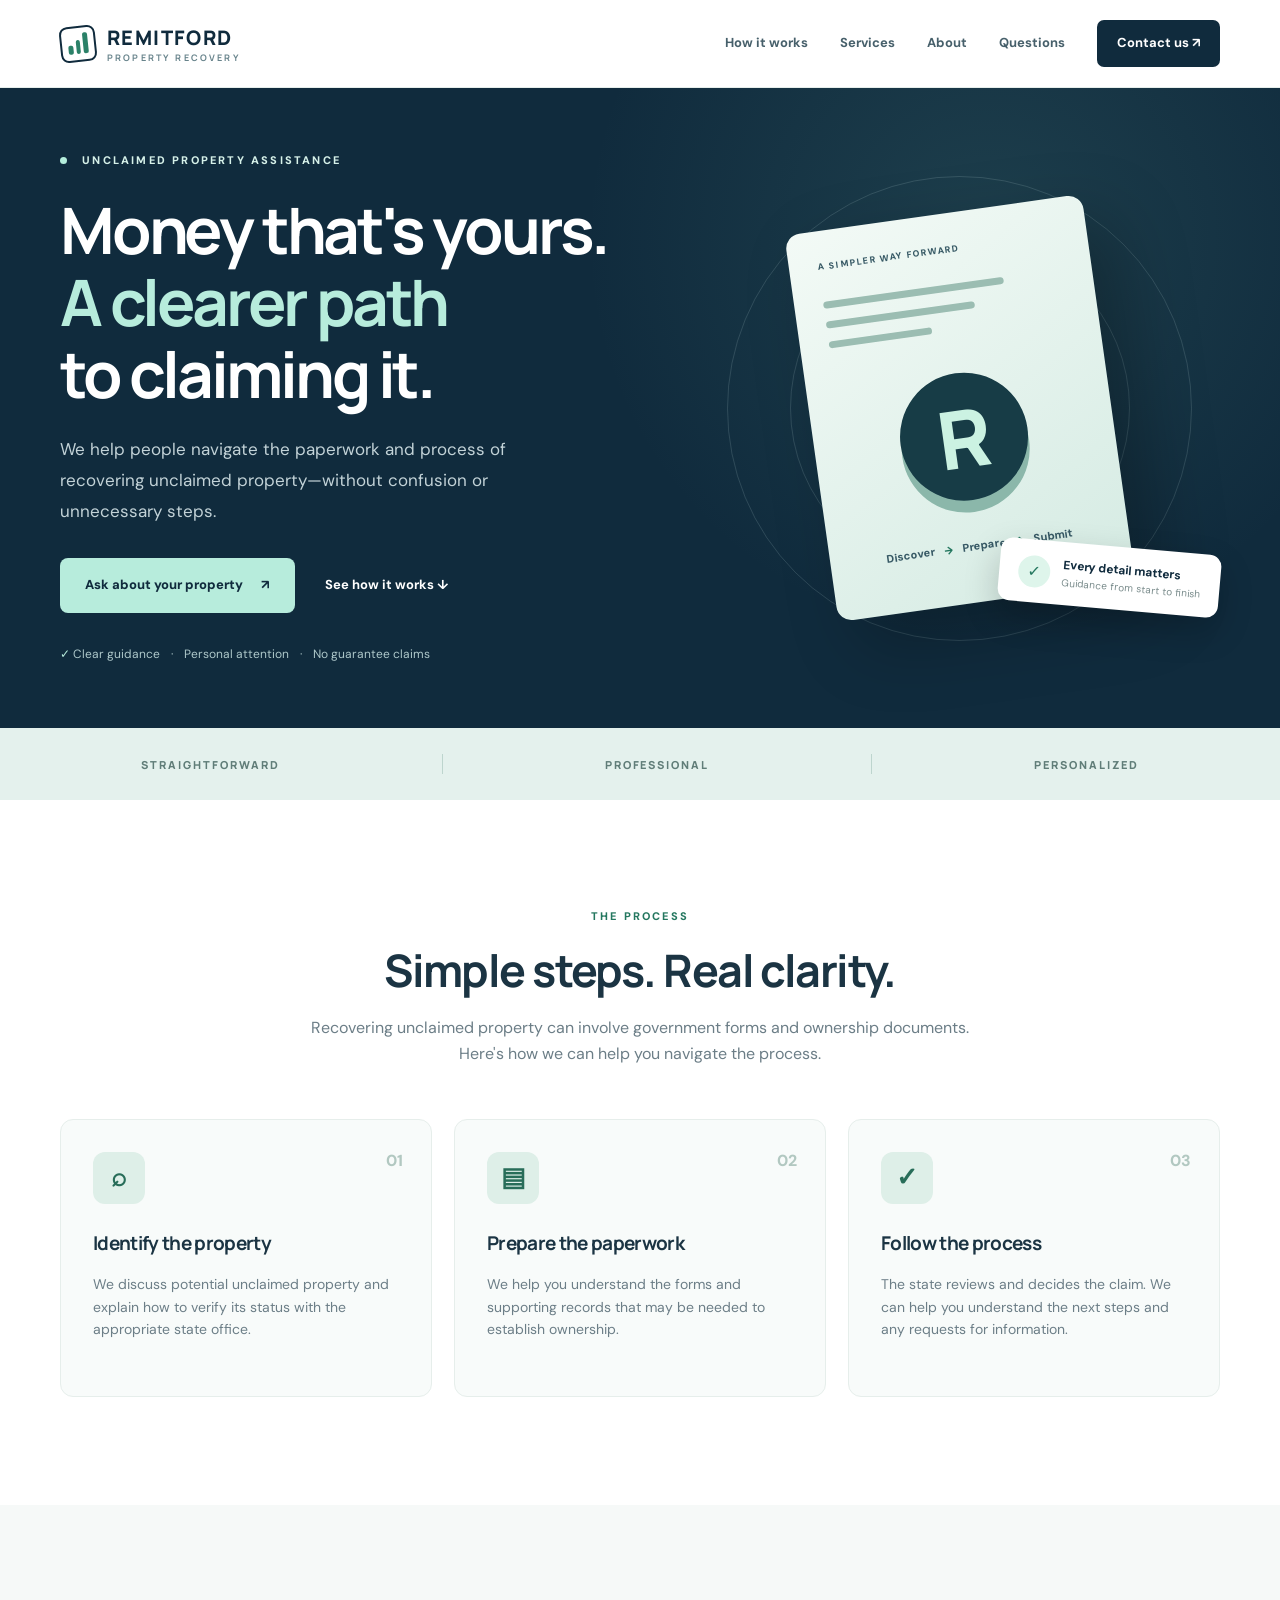
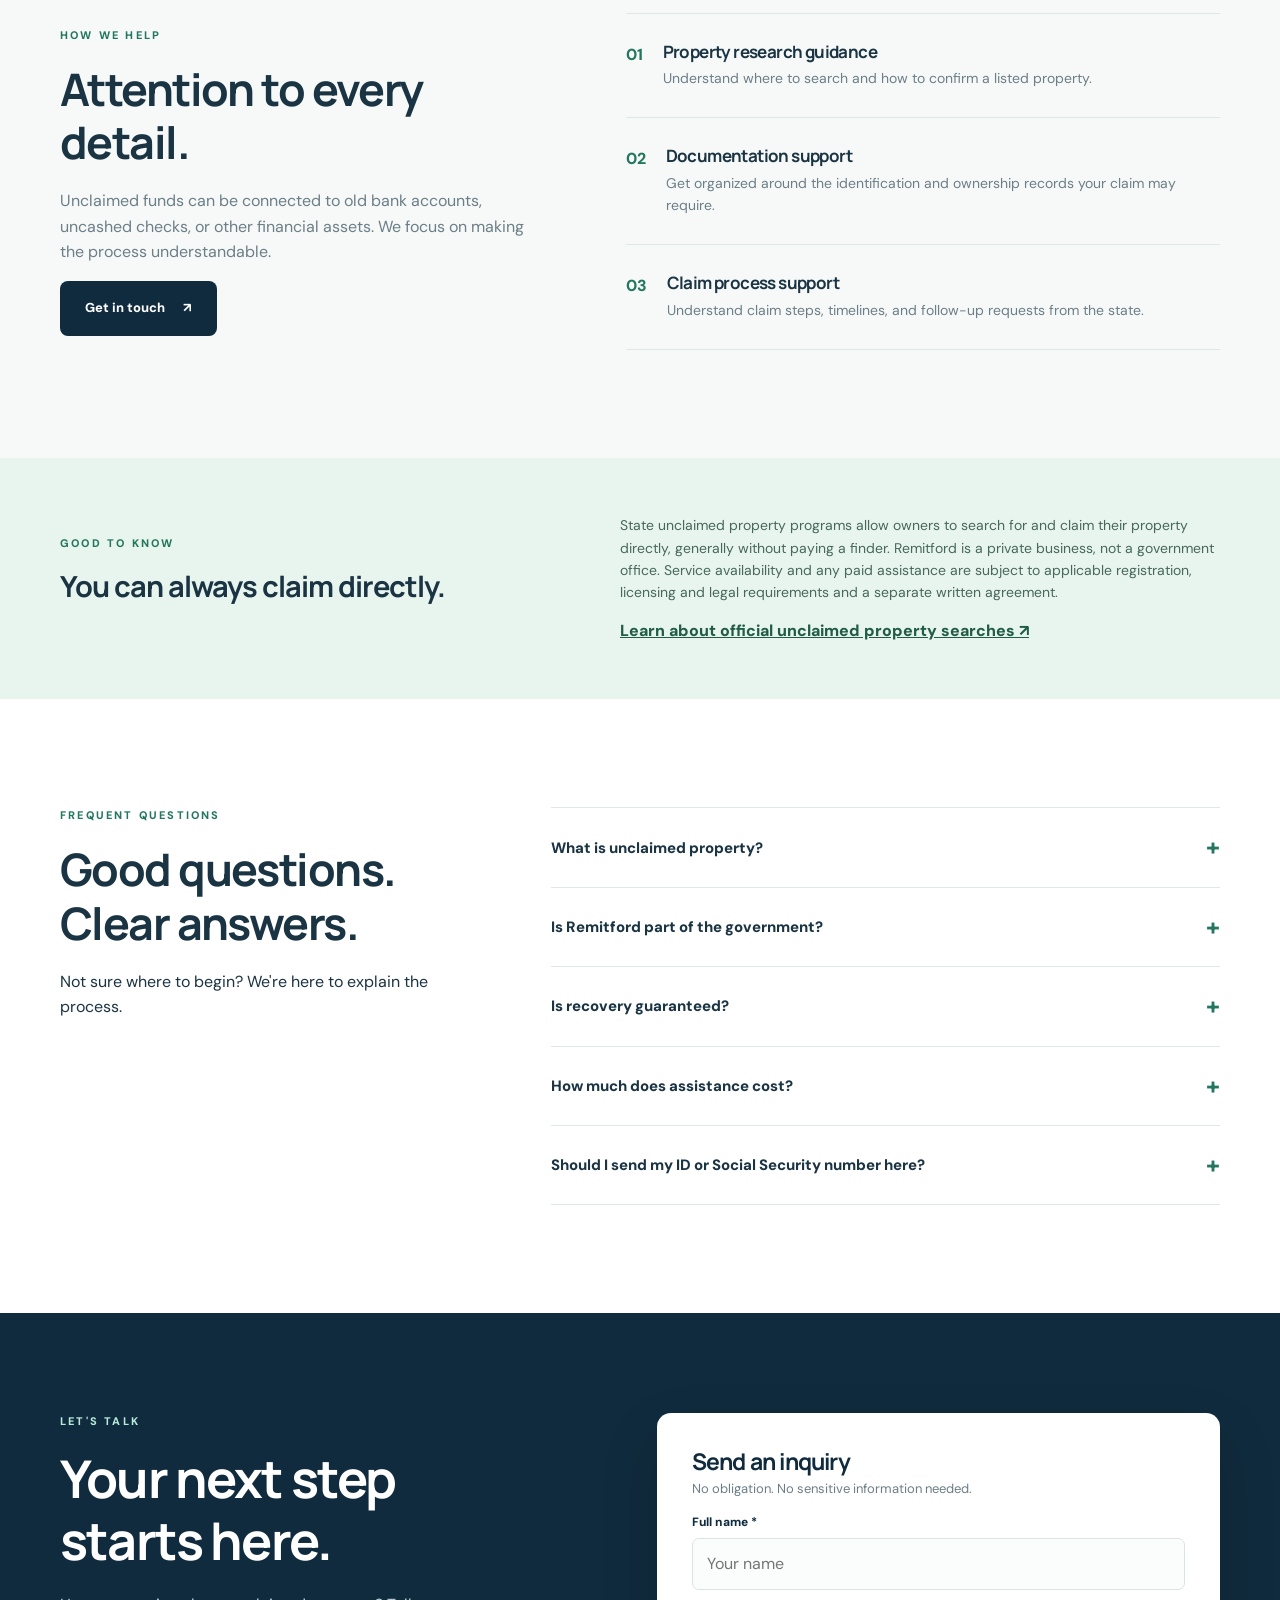
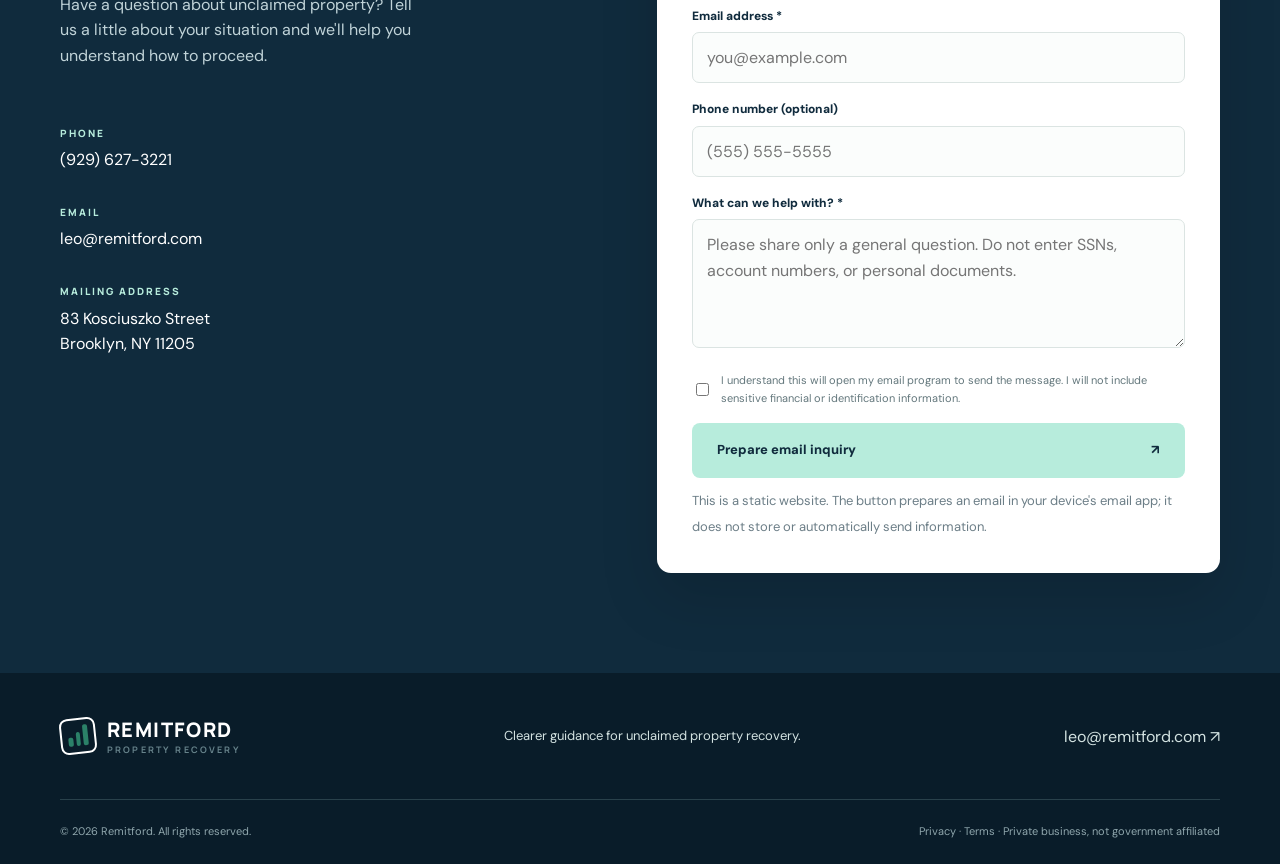
<file: index.html>
<!doctype html>
<html lang="en">
<head>
  <meta charset="utf-8" />
  <meta name="viewport" content="width=device-width,initial-scale=1" />
  <meta name="theme-color" content="#102c3f" />
  <meta name="description" content="Remitford helps property owners understand and prepare unclaimed property recovery claims. Request a no-obligation conversation." />
  <title>Remitford | Unclaimed Property Recovery Assistance</title>
  <link rel="stylesheet" href="styles.css" />
</head>
<body>
  <a class="skip" href="#main">Skip to content</a>
  <header class="site-header">
    <div class="container header-inner">
      <a href="index.html" class="brand" aria-label="Remitford home"><span class="brand-mark" aria-hidden="true"><span></span><span></span><span></span></span><span>REMITFORD<small>PROPERTY RECOVERY</small></span></a>
      <button class="mobile-toggle" type="button" aria-label="Toggle menu" aria-controls="navigation" aria-expanded="false"><span></span><span></span><span></span></button>
      <nav id="navigation" aria-label="Primary navigation">
        <a href="how-it-works.html">How it works</a><a href="services.html">Services</a><a href="about.html">About</a><a href="faq.html">Questions</a><a href="contact.html" class="nav-cta">Contact us <span aria-hidden="true">↗</span></a>
      </nav>
    </div>
  </header>
  <main id="main">
    <section class="hero" id="home">
      <div class="hero-glow" aria-hidden="true"></div>
      <div class="container hero-grid">
        <div class="hero-copy">
          <div class="eyebrow"><span class="pulse"></span> UNCLAIMED PROPERTY ASSISTANCE</div>
          <h1>Money that's yours.<br><em>A clearer path</em><br>to claiming it.</h1>
          <p class="hero-desc">We help people navigate the paperwork and process of recovering unclaimed property—without confusion or unnecessary steps.</p>
          <div class="hero-actions"><a class="btn btn-primary" href="contact.html">Ask about your property <span aria-hidden="true">↗</span></a><a class="text-link" href="how-it-works.html">See how it works <span aria-hidden="true">↓</span></a></div>
          <div class="hero-foot"><span class="check">✓</span> Clear guidance <span class="dot">·</span> Personal attention <span class="dot">·</span> No guarantee claims</div>
        </div>
        <div class="hero-art" aria-hidden="true">
          <div class="hero-orbit orbit-one"></div><div class="hero-orbit orbit-two"></div>
          <div class="art-card"><div class="art-label">A SIMPLER WAY FORWARD</div><div class="art-line l-one"></div><div class="art-line l-two"></div><div class="art-line l-three"></div><div class="art-circle"><span>R</span></div><div class="art-bottom">Discover <span>→</span> Prepare <span>→</span> Submit</div></div>
          <div class="floating-note"><span class="float-icon">✓</span><div><strong>Every detail matters</strong><small>Guidance from start to finish</small></div></div>
        </div>
      </div>
    </section>
    <div class="trust-bar"><div class="container trust-inner"><span>STRAIGHTFORWARD</span><span class="trust-divider"></span><span>PROFESSIONAL</span><span class="trust-divider"></span><span>PERSONALIZED</span></div></div>
    <section class="section intro" id="how-it-works"><div class="container"><div class="section-heading center"><div class="section-kicker">THE PROCESS</div><h2>Simple steps. Real clarity.</h2><p>Recovering unclaimed property can involve government forms and ownership documents. Here's how we can help you navigate the process.</p></div><div class="steps"><article class="step"><span class="step-num">01</span><div class="step-icon">⌕</div><h3>Identify the property</h3><p>We discuss potential unclaimed property and explain how to verify its status with the appropriate state office.</p></article><article class="step"><span class="step-num">02</span><div class="step-icon">▤</div><h3>Prepare the paperwork</h3><p>We help you understand the forms and supporting records that may be needed to establish ownership.</p></article><article class="step"><span class="step-num">03</span><div class="step-icon">✓</div><h3>Follow the process</h3><p>The state reviews and decides the claim. We can help you understand the next steps and any requests for information.</p></article></div></div></section>
    <section class="section service-section" id="services"><div class="container service-grid"><div><div class="section-kicker">HOW WE HELP</div><h2>Attention to every detail.</h2><p class="section-lead">Unclaimed funds can be connected to old bank accounts, uncashed checks, or other financial assets. We focus on making the process understandable.</p><a class="btn btn-dark" href="contact.html">Get in touch <span aria-hidden="true">↗</span></a></div><div class="service-list"><article><div class="service-symbol">01</div><div><h3>Property research guidance</h3><p>Understand where to search and how to confirm a listed property.</p></div></article><article><div class="service-symbol">02</div><div><h3>Documentation support</h3><p>Get organized around the identification and ownership records your claim may require.</p></div></article><article><div class="service-symbol">03</div><div><h3>Claim process support</h3><p>Understand claim steps, timelines, and follow-up requests from the state.</p></div></article></div></div></section>
    <section class="state-notice"><div class="container notice-grid"><div><div class="section-kicker">GOOD TO KNOW</div><h2>You can always claim directly.</h2></div><div><p>State unclaimed property programs allow owners to search for and claim their property directly, generally without paying a finder. Remitford is a private business, not a government office. Service availability and any paid assistance are subject to applicable registration, licensing and legal requirements and a separate written agreement.</p><a target="_blank" rel="noopener noreferrer" href="https://www.usa.gov/unclaimed-money">Learn about official unclaimed property searches <span aria-hidden="true">↗</span></a></div></div></section>
    <section class="section faq" id="faq"><div class="container faq-grid"><div><div class="section-kicker">FREQUENT QUESTIONS</div><h2>Good questions.<br>Clear answers.</h2><p>Not sure where to begin? We're here to explain the process.</p></div><div class="faq-items"><details><summary>What is unclaimed property?<span>+</span></summary><p>It may include uncashed checks, dormant accounts, or other assets that have been turned over to a state unclaimed property program.</p></details><details><summary>Is Remitford part of the government?<span>+</span></summary><p>No. Remitford is a private business. You can search state databases and file eligible claims directly through government websites.</p></details><details><summary>Is recovery guaranteed?<span>+</span></summary><p>No. The state determines whether a property belongs to a claimant and whether documentation is sufficient. No recovery or timeframe is guaranteed.</p></details><details><summary>How much does assistance cost?<span>+</span></summary><p>Any fee must be disclosed in a separate written agreement and comply with applicable law. Contact us to discuss your circumstances; no fee is charged merely for sending an inquiry.</p></details><details><summary>Should I send my ID or Social Security number here?<span>+</span></summary><p>No. Please do not send sensitive identity documents, bank information, Social Security numbers, or account numbers through this website or ordinary email.</p></details></div></div></section>
    <section class="contact-section" id="contact"><div class="container contact-grid"><div class="contact-copy"><div class="section-kicker light">LET'S TALK</div><h2>Your next step<br>starts here.</h2><p>Have a question about unclaimed property? Tell us a little about your situation and we'll help you understand how to proceed.</p><div class="contact-detail"><span>PHONE</span><a href="tel:+19296273221">(929) 627-3221</a></div><div class="contact-detail"><span>EMAIL</span><a href="mailto:leo@remitford.com">leo@remitford.com</a></div><div class="contact-detail"><span>MAILING ADDRESS</span><p>83 Kosciuszko Street<br>Brooklyn, NY 11205</p></div></div><form class="contact-form" id="inquiry-form"><h3>Send an inquiry</h3><p>No obligation. No sensitive information needed.</p><label for="fullname">Full name <span>*</span></label><input id="fullname" name="fullname" autocomplete="name" required maxlength="120" placeholder="Your name" /><label for="email">Email address <span>*</span></label><input id="email" name="email" type="email" autocomplete="email" required maxlength="180" placeholder="you@example.com" /><label for="phone">Phone number <span class="optional">(optional)</span></label><input id="phone" name="phone" autocomplete="tel" type="tel" maxlength="40" placeholder="(555) 555-5555" /><label for="message">What can we help with? <span>*</span></label><textarea id="message" name="message" rows="4" required maxlength="1500" placeholder="Please share only a general question. Do not enter SSNs, account numbers, or personal documents."></textarea><label class="consent"><input type="checkbox" required /><span>I understand this will open my email program to send the message. I will not include sensitive financial or identification information.</span></label><button class="btn btn-primary full" type="submit">Prepare email inquiry <span aria-hidden="true">↗</span></button><div id="form-status" class="form-status" role="status" aria-live="polite"></div><small class="form-note">This is a static website. The button prepares an email in your device's email app; it does not store or automatically send information.</small></form></div></section>
  </main>
  <footer class="footer"><div class="container footer-top"><a href="index.html" class="brand foot-brand"><span class="brand-mark" aria-hidden="true"><span></span><span></span><span></span></span><span>REMITFORD<small>PROPERTY RECOVERY</small></span></a><p>Clearer guidance for unclaimed property recovery.</p><a href="mailto:leo@remitford.com">leo@remitford.com ↗</a></div><div class="container footer-bottom"><span>© <span id="year"></span> Remitford. All rights reserved.</span><span><a href="privacy.html">Privacy</a> · <a href="terms.html">Terms</a> · Private business, not government affiliated</span></div></footer>
  <script src="script.js"></script>
</body>
</html>
</file>
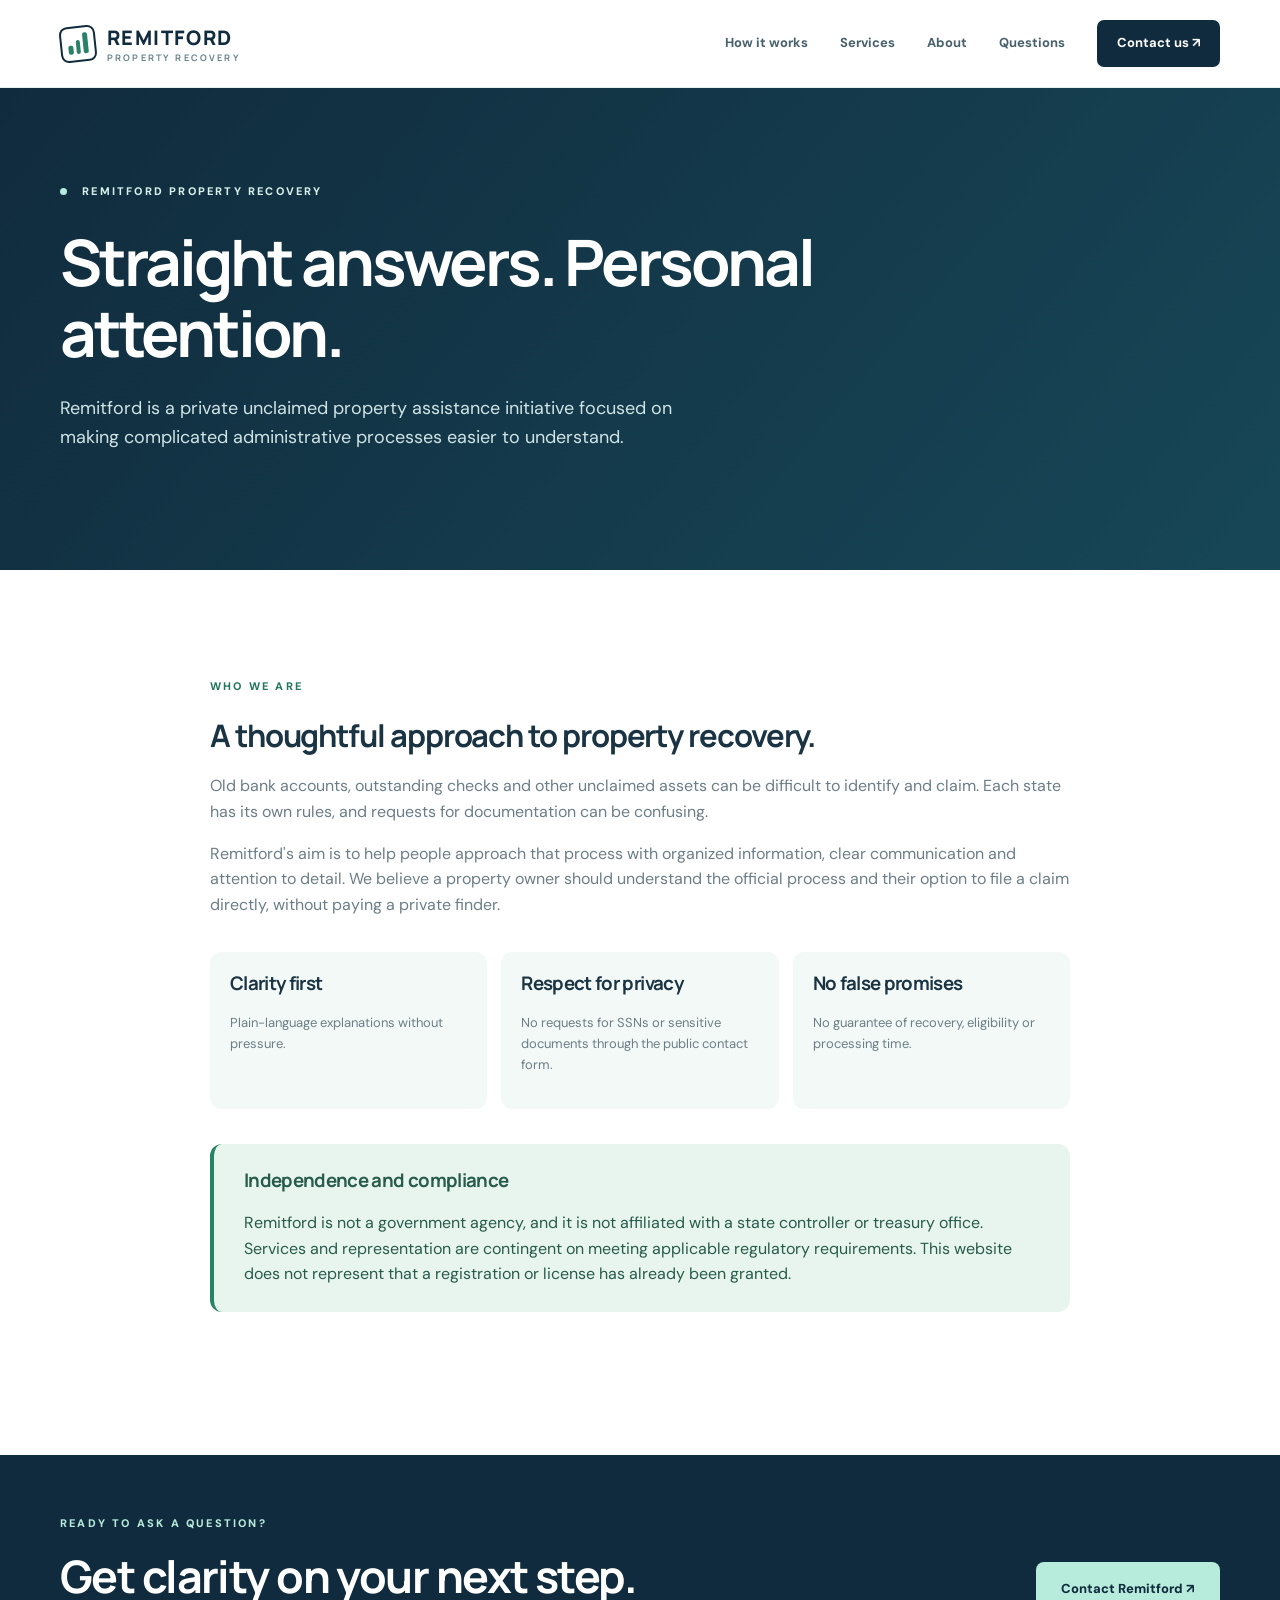
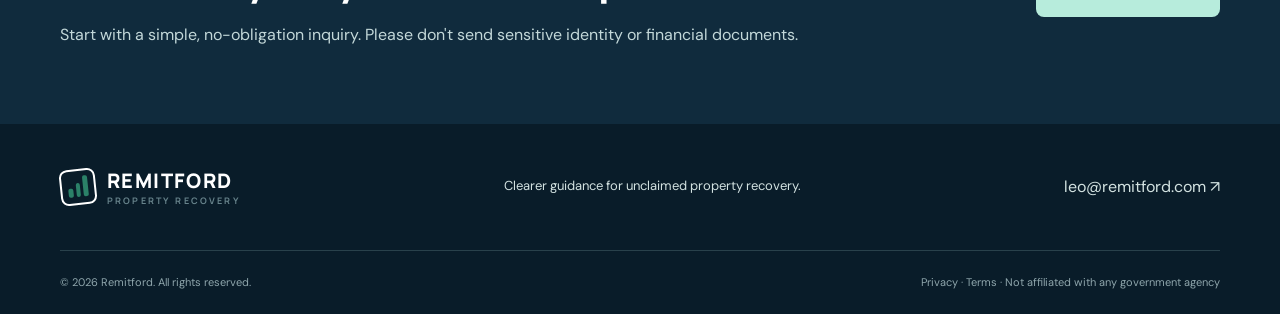
<file: about.html>
<!doctype html><html lang="en"><head><meta charset="utf-8"><meta name="viewport" content="width=device-width,initial-scale=1"><meta name="theme-color" content="#102c3f"><meta name="description" content="Remitford is a private unclaimed property assistance initiative focused on making complicated administrative processes easier to understand."><title>About | Remitford</title><link rel="stylesheet" href="styles.css"></head><body><a class="skip" href="#main">Skip to content</a>
<header class="site-header"><div class="container header-inner"><a href="index.html" class="brand" aria-label="Remitford home"><span class="brand-mark" aria-hidden="true"><span></span><span></span><span></span></span><span>REMITFORD<small>PROPERTY RECOVERY</small></span></a><button class="mobile-toggle" type="button" aria-label="Toggle menu" aria-controls="navigation" aria-expanded="false"><span></span><span></span><span></span></button><nav id="navigation" aria-label="Primary navigation"><a href="how-it-works.html">How it works</a><a href="services.html">Services</a><a href="about.html">About</a><a href="faq.html">Questions</a><a href="contact.html" class="nav-cta">Contact us ↗</a></nav></div></header><main id="main">
<section class="subhero"><div class="container"><div class="eyebrow"><span class="pulse"></span> REMITFORD PROPERTY RECOVERY</div><h1>Straight answers. Personal attention.</h1><p>Remitford is a private unclaimed property assistance initiative focused on making complicated administrative processes easier to understand.</p></div></section>
<section class="section"><div class="container narrow"><div class="section-kicker">WHO WE ARE</div><h2>A thoughtful approach to property recovery.</h2><p>Old bank accounts, outstanding checks and other unclaimed assets can be difficult to identify and claim. Each state has its own rules, and requests for documentation can be confusing.</p><p>Remitford's aim is to help people approach that process with organized information, clear communication and attention to detail. We believe a property owner should understand the official process and their option to file a claim directly, without paying a private finder.</p><div class="values"><div><h3>Clarity first</h3><p>Plain-language explanations without pressure.</p></div><div><h3>Respect for privacy</h3><p>No requests for SSNs or sensitive documents through the public contact form.</p></div><div><h3>No false promises</h3><p>No guarantee of recovery, eligibility or processing time.</p></div></div><div class="notice-card"><h3>Independence and compliance</h3><p>Remitford is not a government agency, and it is not affiliated with a state controller or treasury office. Services and representation are contingent on meeting applicable regulatory requirements. This website does not represent that a registration or license has already been granted.</p></div></div></section>
<section class="bottom-cta"><div class="container"><div><div class="section-kicker light">READY TO ASK A QUESTION?</div><h2>Get clarity on your next step.</h2><p>Start with a simple, no-obligation inquiry. Please don't send sensitive identity or financial documents.</p></div><a class="btn btn-primary" href="contact.html">Contact Remitford ↗</a></div></section></main>
<footer class="footer"><div class="container footer-top"><a href="index.html" class="brand foot-brand"><span class="brand-mark" aria-hidden="true"><span></span><span></span><span></span></span><span>REMITFORD<small>PROPERTY RECOVERY</small></span></a><p>Clearer guidance for unclaimed property recovery.</p><a href="mailto:leo@remitford.com">leo@remitford.com ↗</a></div><div class="container footer-bottom"><span>© <span id="year"></span> Remitford. All rights reserved.</span><span><a href="privacy.html">Privacy</a> · <a href="terms.html">Terms</a> · Not affiliated with any government agency</span></div></footer><script src="script.js"></script></body></html>
</file>
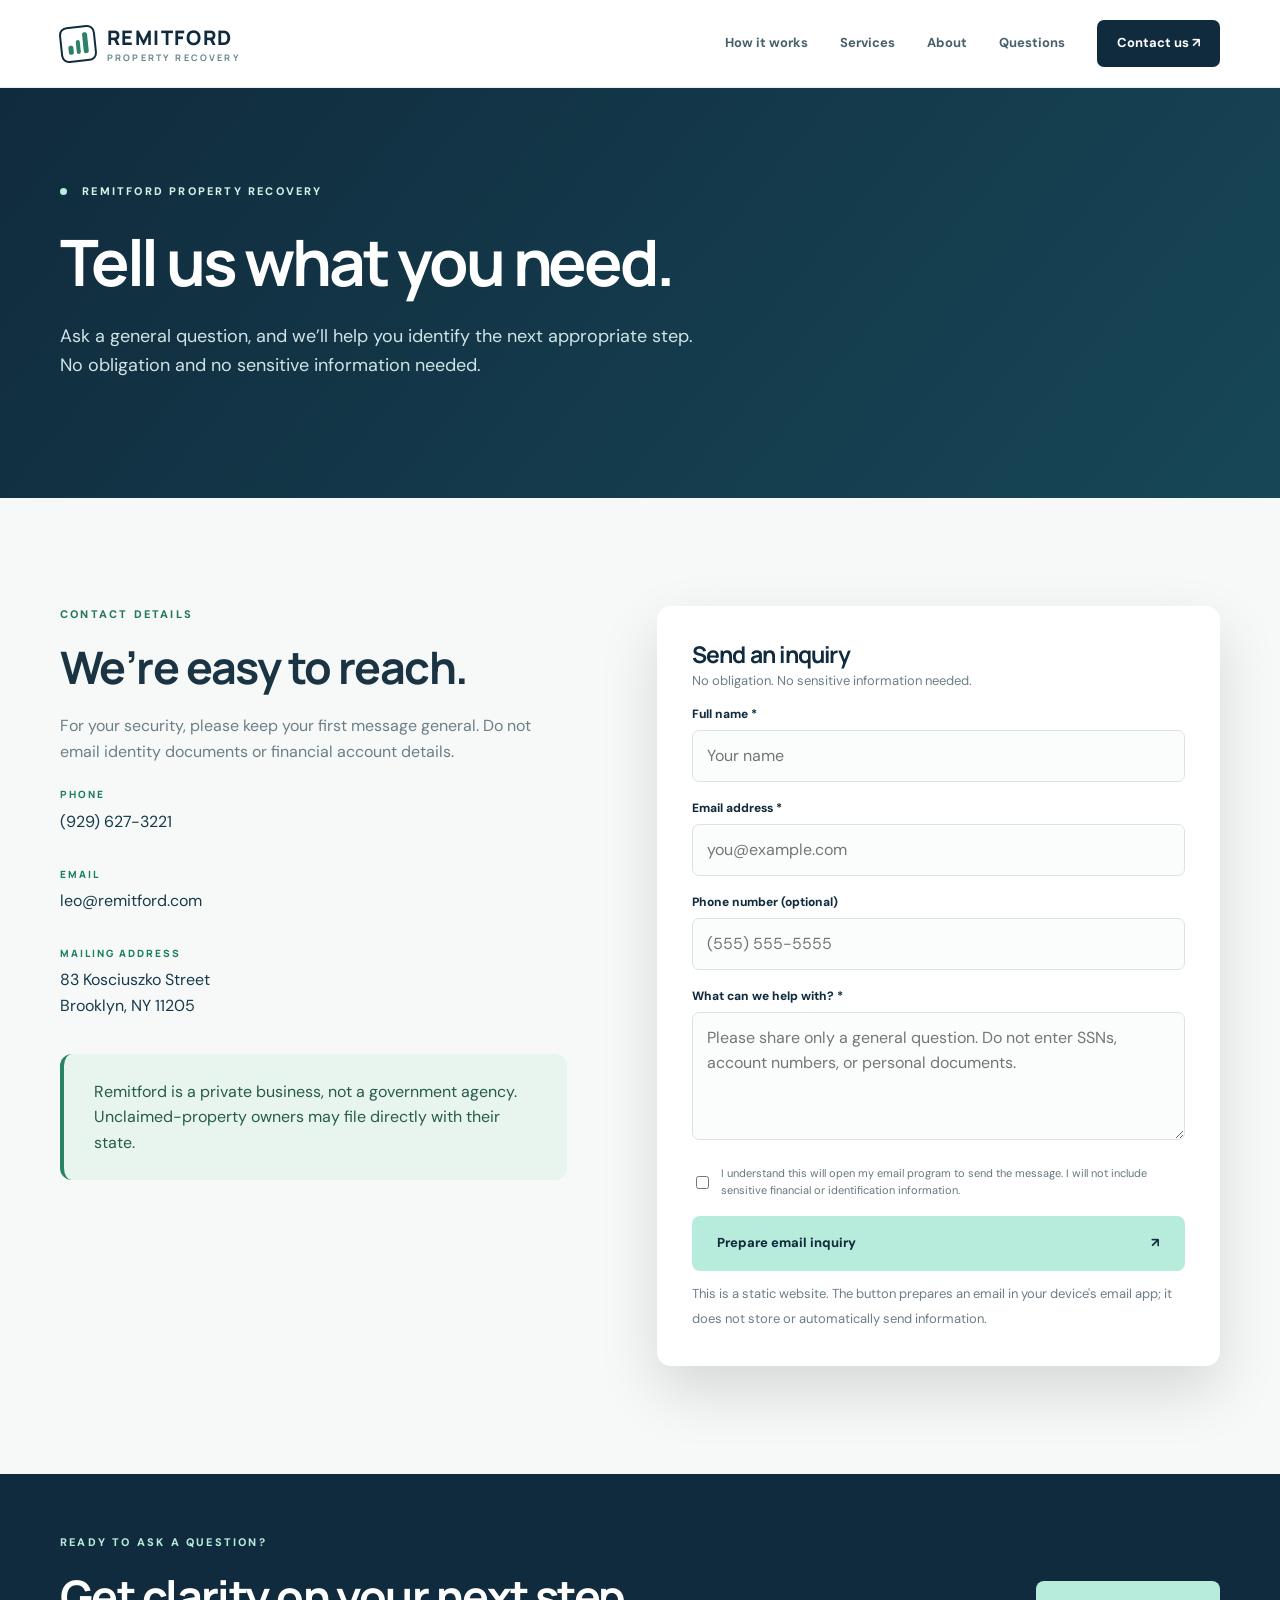
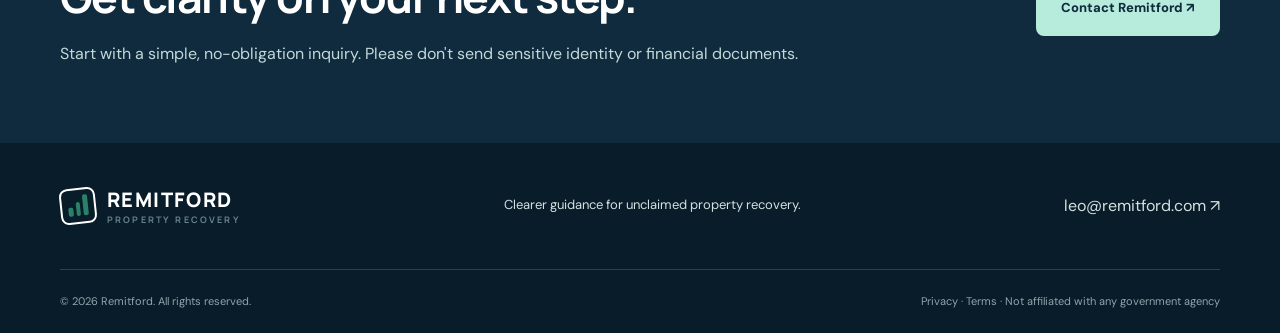
<file: contact.html>
<!doctype html><html lang="en"><head><meta charset="utf-8"><meta name="viewport" content="width=device-width,initial-scale=1"><meta name="theme-color" content="#102c3f"><meta name="description" content="Ask a general question, and we’ll help you identify the next appropriate step. No obligation and no sensitive information needed."><title>Contact | Remitford</title><link rel="stylesheet" href="styles.css"></head><body><a class="skip" href="#main">Skip to content</a>
<header class="site-header"><div class="container header-inner"><a href="index.html" class="brand" aria-label="Remitford home"><span class="brand-mark" aria-hidden="true"><span></span><span></span><span></span></span><span>REMITFORD<small>PROPERTY RECOVERY</small></span></a><button class="mobile-toggle" type="button" aria-label="Toggle menu" aria-controls="navigation" aria-expanded="false"><span></span><span></span><span></span></button><nav id="navigation" aria-label="Primary navigation"><a href="how-it-works.html">How it works</a><a href="services.html">Services</a><a href="about.html">About</a><a href="faq.html">Questions</a><a href="contact.html" class="nav-cta">Contact us ↗</a></nav></div></header><main id="main">
<section class="subhero"><div class="container"><div class="eyebrow"><span class="pulse"></span> REMITFORD PROPERTY RECOVERY</div><h1>Tell us what you need.</h1><p>Ask a general question, and we’ll help you identify the next appropriate step. No obligation and no sensitive information needed.</p></div></section>
<section class="section contact-page"><div class="container contact-grid"><div><div class="section-kicker">CONTACT DETAILS</div><h2>We’re easy to reach.</h2><p class="section-lead">For your security, please keep your first message general. Do not email identity documents or financial account details.</p><div class="contact-detail light-detail"><span>PHONE</span><a href="tel:+19296273221">(929) 627-3221</a></div><div class="contact-detail light-detail"><span>EMAIL</span><a href="mailto:leo@remitford.com">leo@remitford.com</a></div><div class="contact-detail light-detail"><span>MAILING ADDRESS</span><p>83 Kosciuszko Street<br>Brooklyn, NY 11205</p></div><div class="notice-card"><p>Remitford is a private business, not a government agency. Unclaimed-property owners may file directly with their state.</p></div></div><form class="contact-form" id="inquiry-form"><h3>Send an inquiry</h3><p>No obligation. No sensitive information needed.</p><label for="fullname">Full name <span>*</span></label><input id="fullname" name="fullname" autocomplete="name" required maxlength="120" placeholder="Your name" /><label for="email">Email address <span>*</span></label><input id="email" name="email" type="email" autocomplete="email" required maxlength="180" placeholder="you@example.com" /><label for="phone">Phone number <span class="optional">(optional)</span></label><input id="phone" name="phone" autocomplete="tel" type="tel" maxlength="40" placeholder="(555) 555-5555" /><label for="message">What can we help with? <span>*</span></label><textarea id="message" name="message" rows="4" required maxlength="1500" placeholder="Please share only a general question. Do not enter SSNs, account numbers, or personal documents."></textarea><label class="consent"><input type="checkbox" required /><span>I understand this will open my email program to send the message. I will not include sensitive financial or identification information.</span></label><button class="btn btn-primary full" type="submit">Prepare email inquiry <span aria-hidden="true">↗</span></button><div id="form-status" class="form-status" role="status" aria-live="polite"></div><small class="form-note">This is a static website. The button prepares an email in your device's email app; it does not store or automatically send information.</small></form></div></section>
<section class="bottom-cta"><div class="container"><div><div class="section-kicker light">READY TO ASK A QUESTION?</div><h2>Get clarity on your next step.</h2><p>Start with a simple, no-obligation inquiry. Please don't send sensitive identity or financial documents.</p></div><a class="btn btn-primary" href="contact.html">Contact Remitford ↗</a></div></section></main>
<footer class="footer"><div class="container footer-top"><a href="index.html" class="brand foot-brand"><span class="brand-mark" aria-hidden="true"><span></span><span></span><span></span></span><span>REMITFORD<small>PROPERTY RECOVERY</small></span></a><p>Clearer guidance for unclaimed property recovery.</p><a href="mailto:leo@remitford.com">leo@remitford.com ↗</a></div><div class="container footer-bottom"><span>© <span id="year"></span> Remitford. All rights reserved.</span><span><a href="privacy.html">Privacy</a> · <a href="terms.html">Terms</a> · Not affiliated with any government agency</span></div></footer><script src="script.js"></script></body></html>
</file>
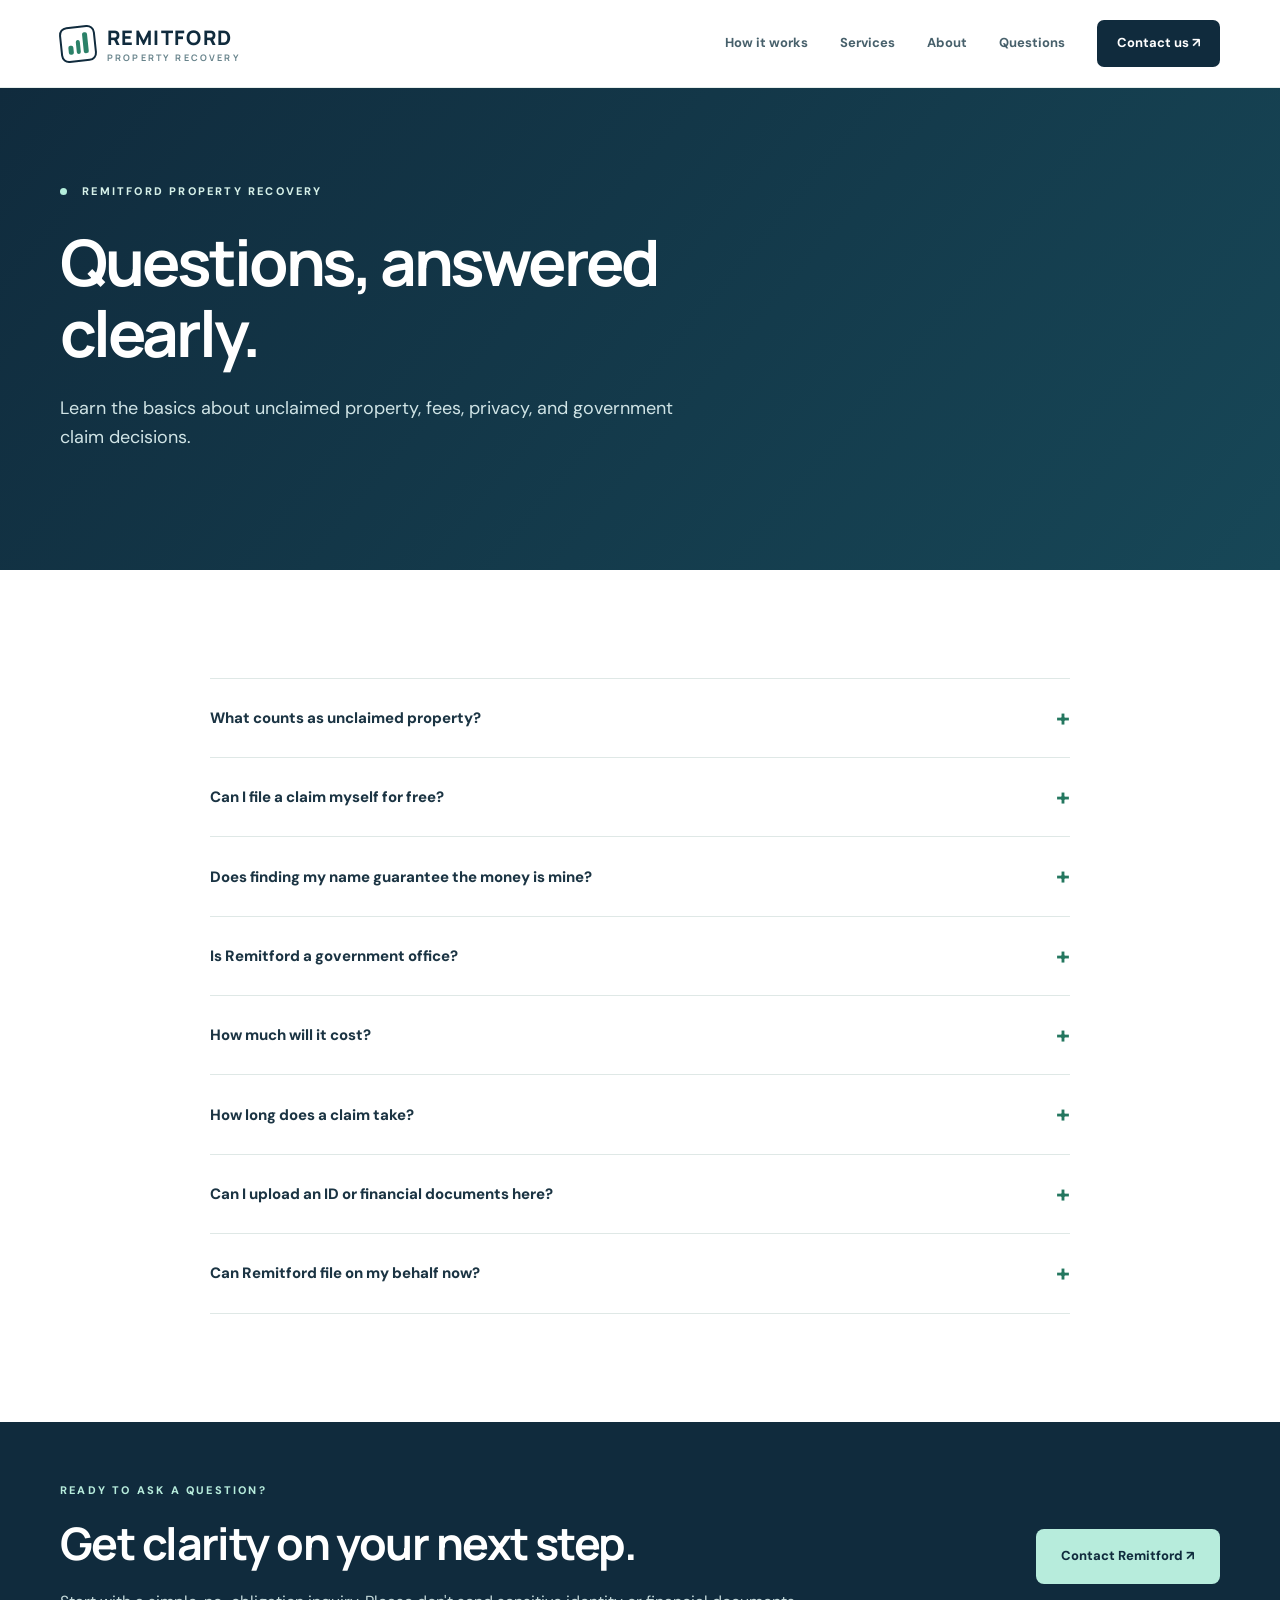
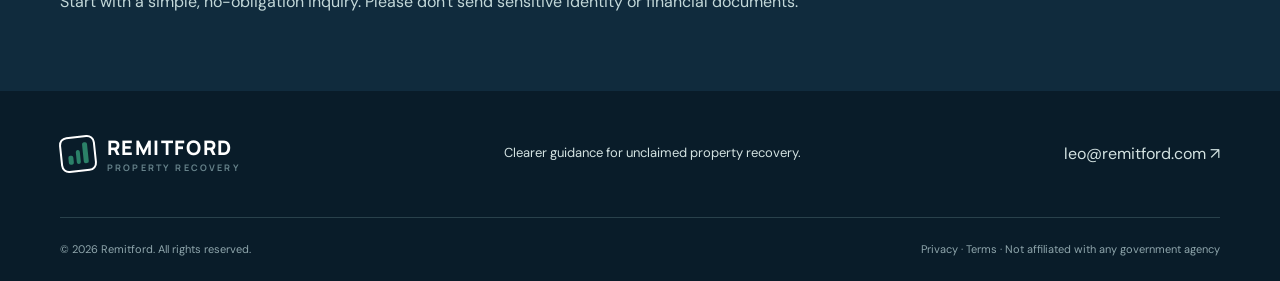
<file: faq.html>
<!doctype html><html lang="en"><head><meta charset="utf-8"><meta name="viewport" content="width=device-width,initial-scale=1"><meta name="theme-color" content="#102c3f"><meta name="description" content="Learn the basics about unclaimed property, fees, privacy, and government claim decisions."><title>Frequently asked questions | Remitford</title><link rel="stylesheet" href="styles.css"></head><body><a class="skip" href="#main">Skip to content</a>
<header class="site-header"><div class="container header-inner"><a href="index.html" class="brand" aria-label="Remitford home"><span class="brand-mark" aria-hidden="true"><span></span><span></span><span></span></span><span>REMITFORD<small>PROPERTY RECOVERY</small></span></a><button class="mobile-toggle" type="button" aria-label="Toggle menu" aria-controls="navigation" aria-expanded="false"><span></span><span></span><span></span></button><nav id="navigation" aria-label="Primary navigation"><a href="how-it-works.html">How it works</a><a href="services.html">Services</a><a href="about.html">About</a><a href="faq.html">Questions</a><a href="contact.html" class="nav-cta">Contact us ↗</a></nav></div></header><main id="main">
<section class="subhero"><div class="container"><div class="eyebrow"><span class="pulse"></span> REMITFORD PROPERTY RECOVERY</div><h1>Questions, answered clearly.</h1><p>Learn the basics about unclaimed property, fees, privacy, and government claim decisions.</p></div></section>
<section class="section"><div class="container narrow"><div class="faq-items expanded">
<details><summary>What counts as unclaimed property?<span>+</span></summary><p>Depending on the state, it can include uncashed checks, dormant accounts, security-related assets and other funds turned over to a government unclaimed property program.</p></details>
<details><summary>Can I file a claim myself for free?<span>+</span></summary><p>Yes. Official state programs generally let owners search and submit claims directly without hiring a finder. Start with your state's official unclaimed property website.</p></details>
<details><summary>Does finding my name guarantee the money is mine?<span>+</span></summary><p>No. Name matches may be coincidental, records may be old, and the state will require evidence establishing rightful ownership.</p></details>
<details><summary>Is Remitford a government office?<span>+</span></summary><p>No. Remitford is a private business and is not affiliated with any government agency.</p></details>
<details><summary>How much will it cost?<span>+</span></summary><p>Submitting an inquiry is free. Any available paid assistance requires a separate written agreement stating the fee and is subject to the laws of the relevant state. No fee or service is promised through this website.</p></details>
<details><summary>How long does a claim take?<span>+</span></summary><p>It varies by state, property type and the completeness of supporting information. Only the government program can provide claim-specific status or decisions.</p></details>
<details><summary>Can I upload an ID or financial documents here?<span>+</span></summary><p>No. Please don't send SSNs, bank account numbers, identity documents, or other sensitive data through the form or ordinary email.</p></details>
<details><summary>Can Remitford file on my behalf now?<span>+</span></summary><p>Representation is available only after all applicable investigator, registration, licensing and other requirements have been satisfied. Contact us about the current availability of services.</p></details>
</div></div></section>
<section class="bottom-cta"><div class="container"><div><div class="section-kicker light">READY TO ASK A QUESTION?</div><h2>Get clarity on your next step.</h2><p>Start with a simple, no-obligation inquiry. Please don't send sensitive identity or financial documents.</p></div><a class="btn btn-primary" href="contact.html">Contact Remitford ↗</a></div></section></main>
<footer class="footer"><div class="container footer-top"><a href="index.html" class="brand foot-brand"><span class="brand-mark" aria-hidden="true"><span></span><span></span><span></span></span><span>REMITFORD<small>PROPERTY RECOVERY</small></span></a><p>Clearer guidance for unclaimed property recovery.</p><a href="mailto:leo@remitford.com">leo@remitford.com ↗</a></div><div class="container footer-bottom"><span>© <span id="year"></span> Remitford. All rights reserved.</span><span><a href="privacy.html">Privacy</a> · <a href="terms.html">Terms</a> · Not affiliated with any government agency</span></div></footer><script src="script.js"></script></body></html>
</file>
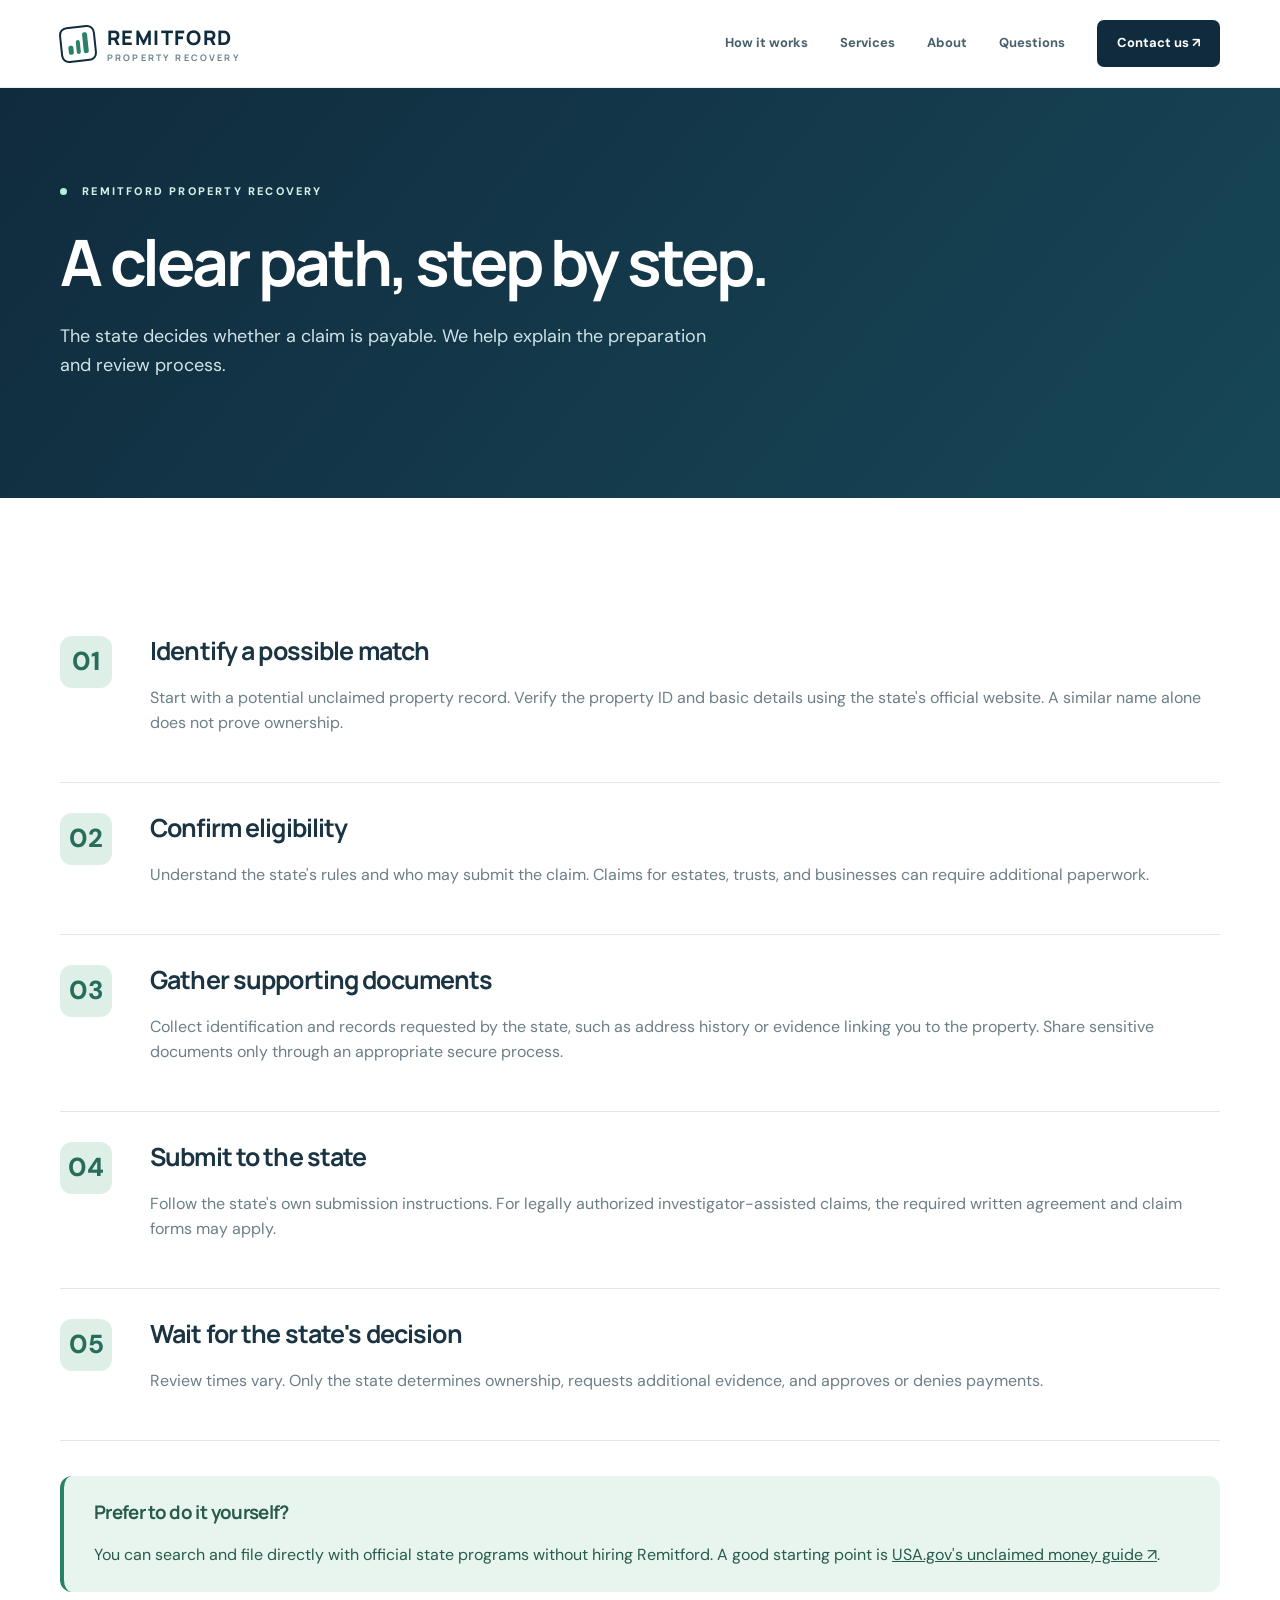
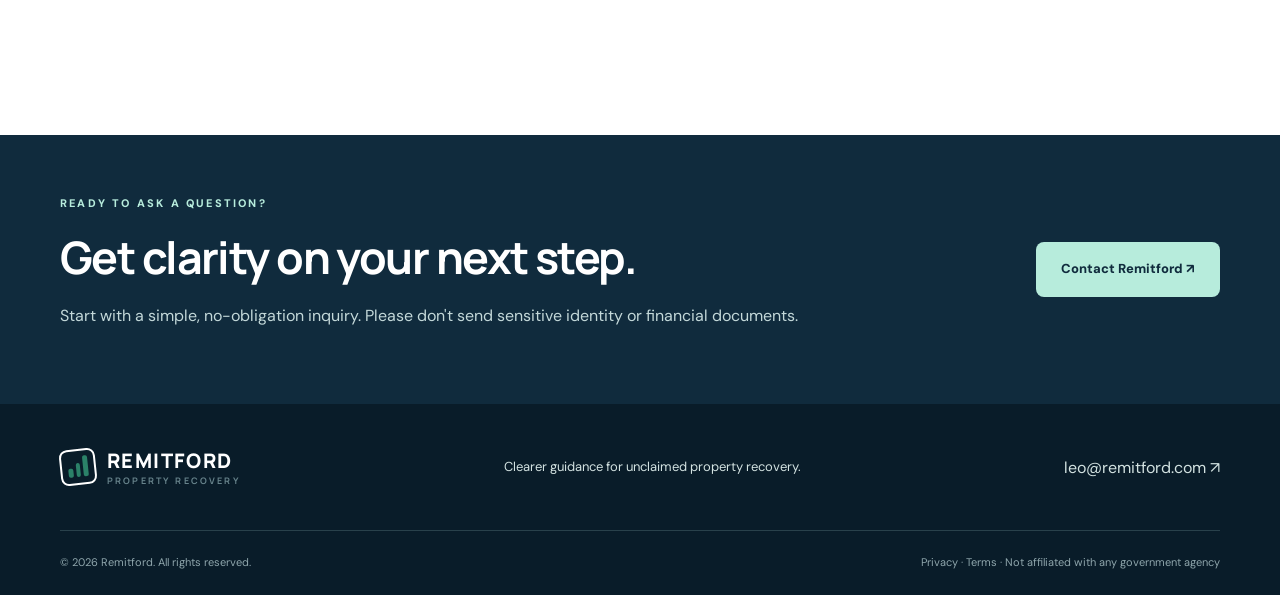
<file: how-it-works.html>
<!doctype html><html lang="en"><head><meta charset="utf-8"><meta name="viewport" content="width=device-width,initial-scale=1"><meta name="theme-color" content="#102c3f"><meta name="description" content="The state decides whether a claim is payable. We help explain the preparation and review process."><title>How it works | Remitford</title><link rel="stylesheet" href="styles.css"></head><body><a class="skip" href="#main">Skip to content</a>
<header class="site-header"><div class="container header-inner"><a href="index.html" class="brand" aria-label="Remitford home"><span class="brand-mark" aria-hidden="true"><span></span><span></span><span></span></span><span>REMITFORD<small>PROPERTY RECOVERY</small></span></a><button class="mobile-toggle" type="button" aria-label="Toggle menu" aria-controls="navigation" aria-expanded="false"><span></span><span></span><span></span></button><nav id="navigation" aria-label="Primary navigation"><a href="how-it-works.html">How it works</a><a href="services.html">Services</a><a href="about.html">About</a><a href="faq.html">Questions</a><a href="contact.html" class="nav-cta">Contact us ↗</a></nav></div></header><main id="main">
<section class="subhero"><div class="container"><div class="eyebrow"><span class="pulse"></span> REMITFORD PROPERTY RECOVERY</div><h1>A clear path, step by step.</h1><p>The state decides whether a claim is payable. We help explain the preparation and review process.</p></div></section>
<section class="section"><div class="container"><div class="timeline">
<article><div class="number">01</div><div><h2>Identify a possible match</h2><p>Start with a potential unclaimed property record. Verify the property ID and basic details using the state's official website. A similar name alone does not prove ownership.</p></div></article>
<article><div class="number">02</div><div><h2>Confirm eligibility</h2><p>Understand the state's rules and who may submit the claim. Claims for estates, trusts, and businesses can require additional paperwork.</p></div></article>
<article><div class="number">03</div><div><h2>Gather supporting documents</h2><p>Collect identification and records requested by the state, such as address history or evidence linking you to the property. Share sensitive documents only through an appropriate secure process.</p></div></article>
<article><div class="number">04</div><div><h2>Submit to the state</h2><p>Follow the state's own submission instructions. For legally authorized investigator-assisted claims, the required written agreement and claim forms may apply.</p></div></article>
<article><div class="number">05</div><div><h2>Wait for the state's decision</h2><p>Review times vary. Only the state determines ownership, requests additional evidence, and approves or denies payments.</p></div></article>
</div><div class="notice-card"><h3>Prefer to do it yourself?</h3><p>You can search and file directly with official state programs without hiring Remitford. A good starting point is <a href="https://www.usa.gov/unclaimed-money" target="_blank" rel="noopener noreferrer">USA.gov's unclaimed money guide ↗</a>.</p></div></div></section>
<section class="bottom-cta"><div class="container"><div><div class="section-kicker light">READY TO ASK A QUESTION?</div><h2>Get clarity on your next step.</h2><p>Start with a simple, no-obligation inquiry. Please don't send sensitive identity or financial documents.</p></div><a class="btn btn-primary" href="contact.html">Contact Remitford ↗</a></div></section></main>
<footer class="footer"><div class="container footer-top"><a href="index.html" class="brand foot-brand"><span class="brand-mark" aria-hidden="true"><span></span><span></span><span></span></span><span>REMITFORD<small>PROPERTY RECOVERY</small></span></a><p>Clearer guidance for unclaimed property recovery.</p><a href="mailto:leo@remitford.com">leo@remitford.com ↗</a></div><div class="container footer-bottom"><span>© <span id="year"></span> Remitford. All rights reserved.</span><span><a href="privacy.html">Privacy</a> · <a href="terms.html">Terms</a> · Not affiliated with any government agency</span></div></footer><script src="script.js"></script></body></html>
</file>
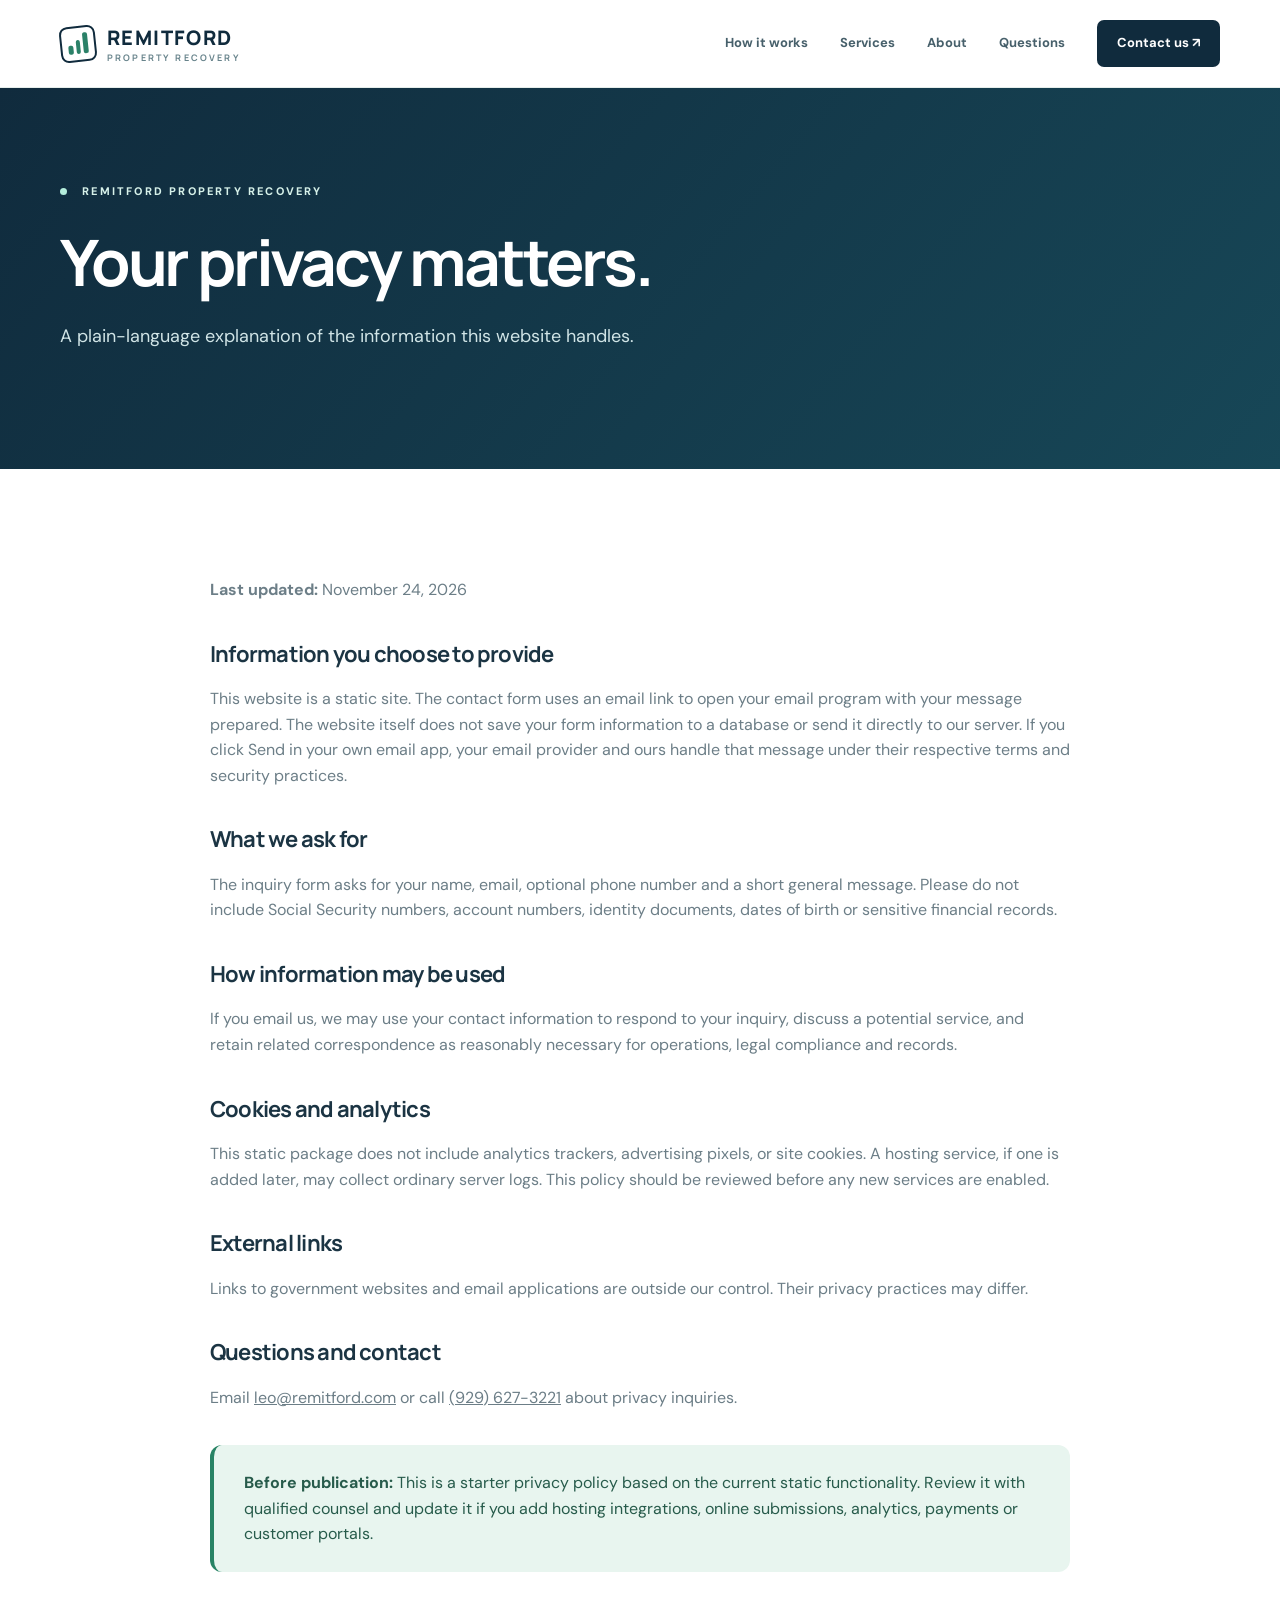
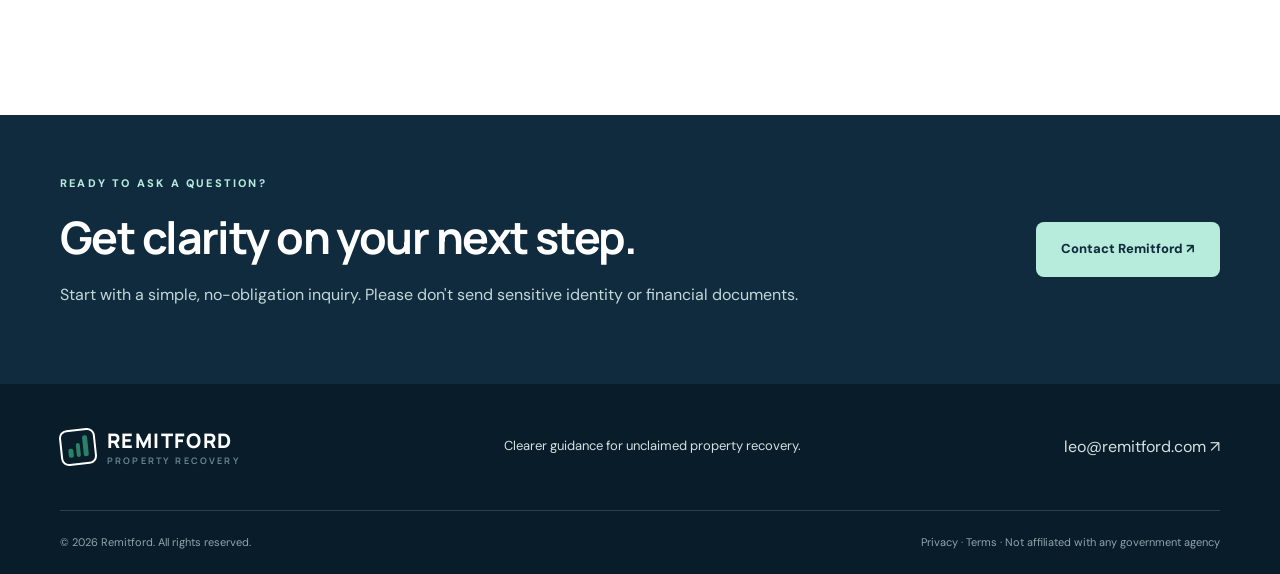
<file: privacy.html>
<!doctype html><html lang="en"><head><meta charset="utf-8"><meta name="viewport" content="width=device-width,initial-scale=1"><meta name="theme-color" content="#102c3f"><meta name="description" content="A plain-language explanation of the information this website handles."><title>Privacy policy | Remitford</title><link rel="stylesheet" href="styles.css"></head><body><a class="skip" href="#main">Skip to content</a>
<header class="site-header"><div class="container header-inner"><a href="index.html" class="brand" aria-label="Remitford home"><span class="brand-mark" aria-hidden="true"><span></span><span></span><span></span></span><span>REMITFORD<small>PROPERTY RECOVERY</small></span></a><button class="mobile-toggle" type="button" aria-label="Toggle menu" aria-controls="navigation" aria-expanded="false"><span></span><span></span><span></span></button><nav id="navigation" aria-label="Primary navigation"><a href="how-it-works.html">How it works</a><a href="services.html">Services</a><a href="about.html">About</a><a href="faq.html">Questions</a><a href="contact.html" class="nav-cta">Contact us ↗</a></nav></div></header><main id="main">
<section class="subhero"><div class="container"><div class="eyebrow"><span class="pulse"></span> REMITFORD PROPERTY RECOVERY</div><h1>Your privacy matters.</h1><p>A plain-language explanation of the information this website handles.</p></div></section>
<section class="section legal"><div class="container narrow"><p><strong>Last updated:</strong> November 24, 2026</p><h2>Information you choose to provide</h2><p>This website is a static site. The contact form uses an email link to open your email program with your message prepared. The website itself does not save your form information to a database or send it directly to our server. If you click Send in your own email app, your email provider and ours handle that message under their respective terms and security practices.</p><h2>What we ask for</h2><p>The inquiry form asks for your name, email, optional phone number and a short general message. Please do not include Social Security numbers, account numbers, identity documents, dates of birth or sensitive financial records.</p><h2>How information may be used</h2><p>If you email us, we may use your contact information to respond to your inquiry, discuss a potential service, and retain related correspondence as reasonably necessary for operations, legal compliance and records.</p><h2>Cookies and analytics</h2><p>This static package does not include analytics trackers, advertising pixels, or site cookies. A hosting service, if one is added later, may collect ordinary server logs. This policy should be reviewed before any new services are enabled.</p><h2>External links</h2><p>Links to government websites and email applications are outside our control. Their privacy practices may differ.</p><h2>Questions and contact</h2><p>Email <a href="mailto:leo@remitford.com">leo@remitford.com</a> or call <a href="tel:+19296273221">(929) 627-3221</a> about privacy inquiries.</p><div class="notice-card"><p><strong>Before publication:</strong> This is a starter privacy policy based on the current static functionality. Review it with qualified counsel and update it if you add hosting integrations, online submissions, analytics, payments or customer portals.</p></div></div></section>
<section class="bottom-cta"><div class="container"><div><div class="section-kicker light">READY TO ASK A QUESTION?</div><h2>Get clarity on your next step.</h2><p>Start with a simple, no-obligation inquiry. Please don't send sensitive identity or financial documents.</p></div><a class="btn btn-primary" href="contact.html">Contact Remitford ↗</a></div></section></main>
<footer class="footer"><div class="container footer-top"><a href="index.html" class="brand foot-brand"><span class="brand-mark" aria-hidden="true"><span></span><span></span><span></span></span><span>REMITFORD<small>PROPERTY RECOVERY</small></span></a><p>Clearer guidance for unclaimed property recovery.</p><a href="mailto:leo@remitford.com">leo@remitford.com ↗</a></div><div class="container footer-bottom"><span>© <span id="year"></span> Remitford. All rights reserved.</span><span><a href="privacy.html">Privacy</a> · <a href="terms.html">Terms</a> · Not affiliated with any government agency</span></div></footer><script src="script.js"></script></body></html>
</file>
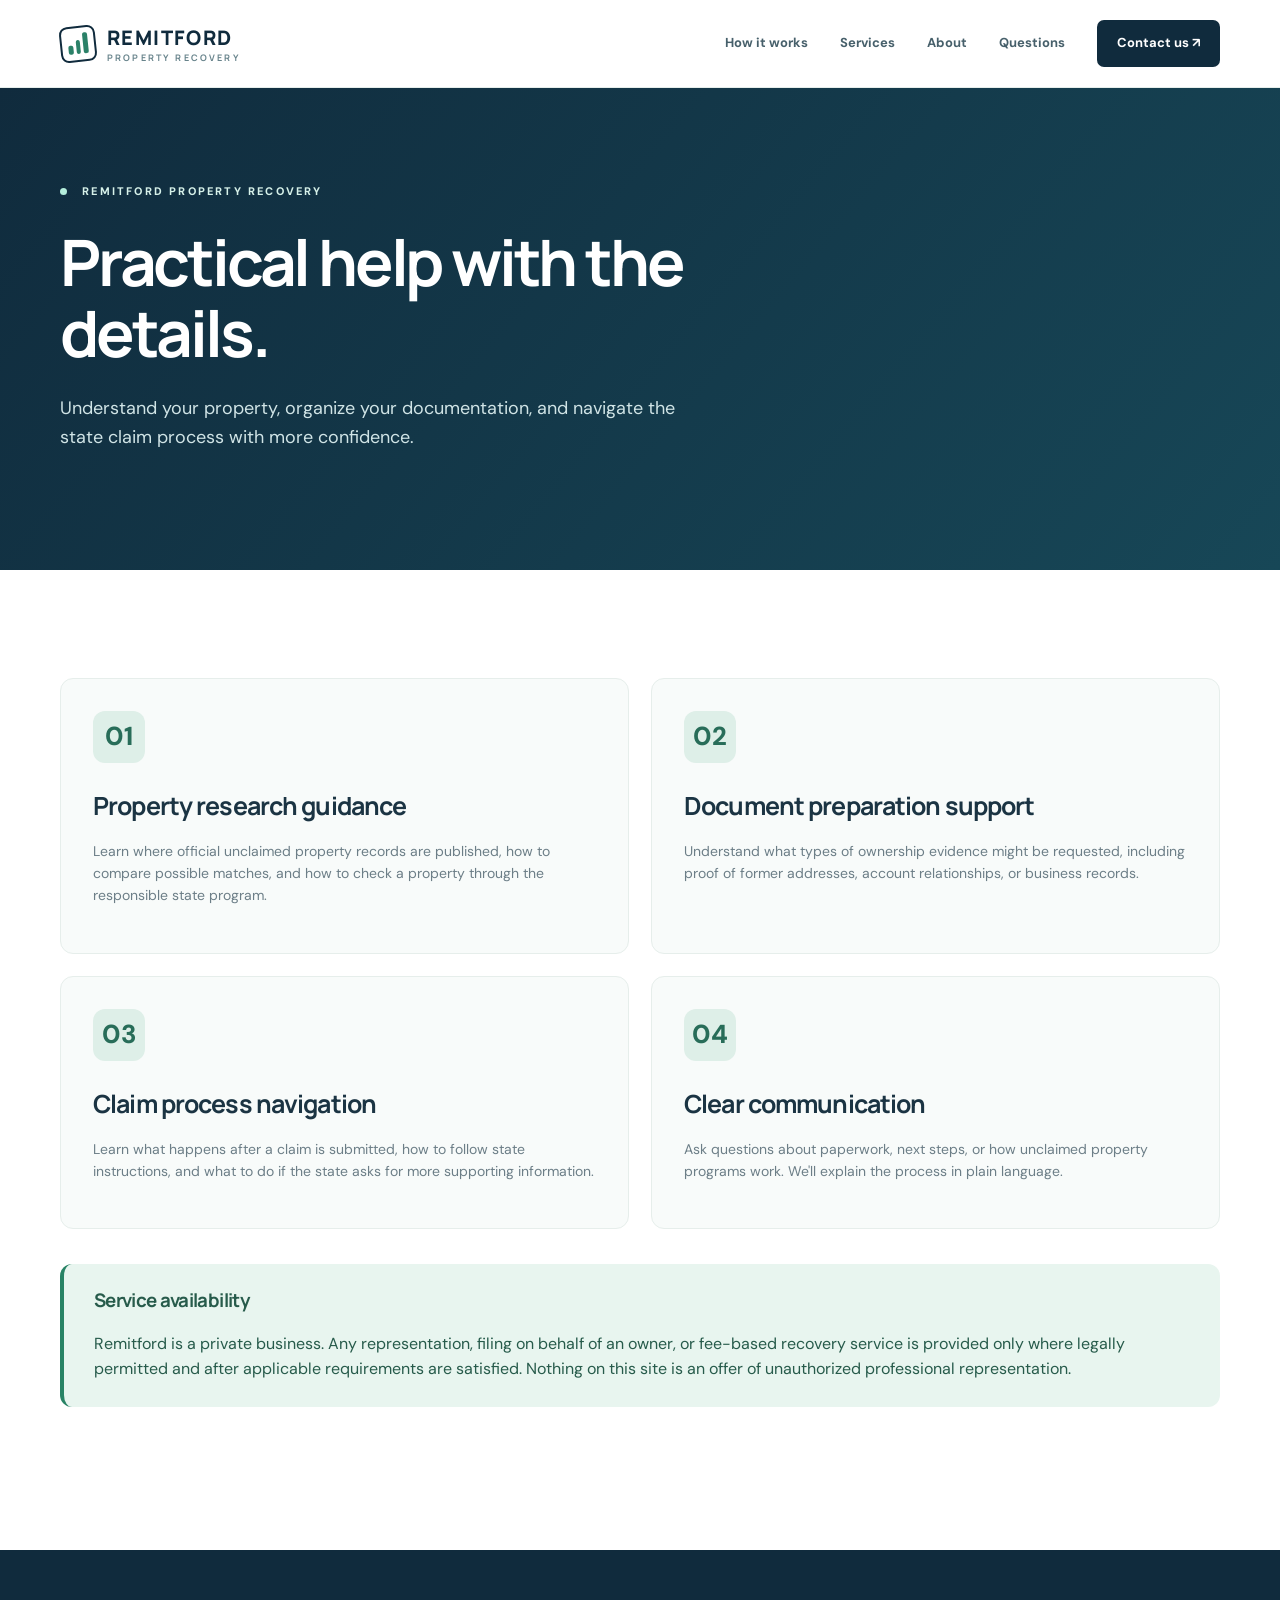
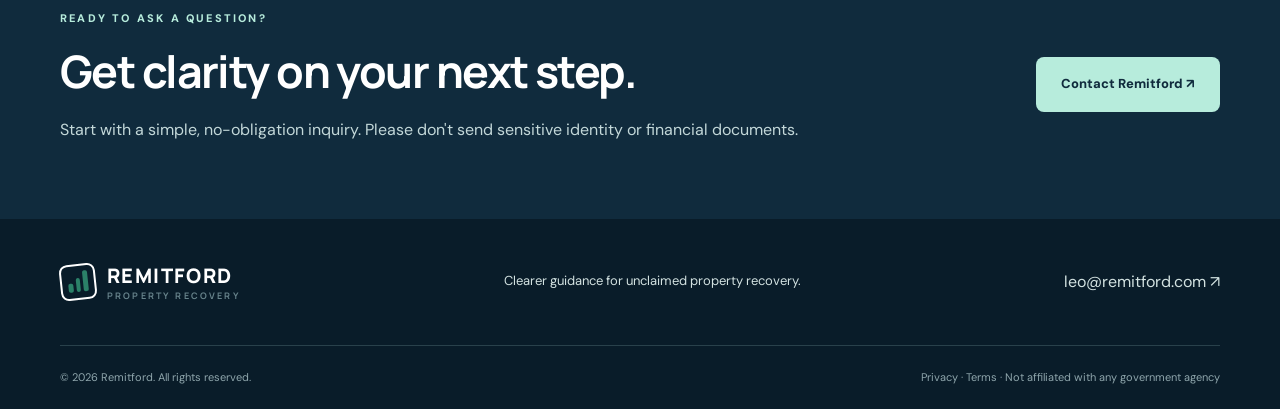
<file: services.html>
<!doctype html><html lang="en"><head><meta charset="utf-8"><meta name="viewport" content="width=device-width,initial-scale=1"><meta name="theme-color" content="#102c3f"><meta name="description" content="Understand your property, organize your documentation, and navigate the state claim process with more confidence."><title>Services | Remitford</title><link rel="stylesheet" href="styles.css"></head><body><a class="skip" href="#main">Skip to content</a>
<header class="site-header"><div class="container header-inner"><a href="index.html" class="brand" aria-label="Remitford home"><span class="brand-mark" aria-hidden="true"><span></span><span></span><span></span></span><span>REMITFORD<small>PROPERTY RECOVERY</small></span></a><button class="mobile-toggle" type="button" aria-label="Toggle menu" aria-controls="navigation" aria-expanded="false"><span></span><span></span><span></span></button><nav id="navigation" aria-label="Primary navigation"><a href="how-it-works.html">How it works</a><a href="services.html">Services</a><a href="about.html">About</a><a href="faq.html">Questions</a><a href="contact.html" class="nav-cta">Contact us ↗</a></nav></div></header><main id="main">
<section class="subhero"><div class="container"><div class="eyebrow"><span class="pulse"></span> REMITFORD PROPERTY RECOVERY</div><h1>Practical help with the details.</h1><p>Understand your property, organize your documentation, and navigate the state claim process with more confidence.</p></div></section>
<section class="section"><div class="container"><div class="feature-grid">
<article class="feature-card"><span class="feature-icon">01</span><h2>Property research guidance</h2><p>Learn where official unclaimed property records are published, how to compare possible matches, and how to check a property through the responsible state program.</p></article>
<article class="feature-card"><span class="feature-icon">02</span><h2>Document preparation support</h2><p>Understand what types of ownership evidence might be requested, including proof of former addresses, account relationships, or business records.</p></article>
<article class="feature-card"><span class="feature-icon">03</span><h2>Claim process navigation</h2><p>Learn what happens after a claim is submitted, how to follow state instructions, and what to do if the state asks for more supporting information.</p></article>
<article class="feature-card"><span class="feature-icon">04</span><h2>Clear communication</h2><p>Ask questions about paperwork, next steps, or how unclaimed property programs work. We'll explain the process in plain language.</p></article></div>
<div class="notice-card"><h3>Service availability</h3><p>Remitford is a private business. Any representation, filing on behalf of an owner, or fee-based recovery service is provided only where legally permitted and after applicable requirements are satisfied. Nothing on this site is an offer of unauthorized professional representation.</p></div></div></section>
<section class="bottom-cta"><div class="container"><div><div class="section-kicker light">READY TO ASK A QUESTION?</div><h2>Get clarity on your next step.</h2><p>Start with a simple, no-obligation inquiry. Please don't send sensitive identity or financial documents.</p></div><a class="btn btn-primary" href="contact.html">Contact Remitford ↗</a></div></section></main>
<footer class="footer"><div class="container footer-top"><a href="index.html" class="brand foot-brand"><span class="brand-mark" aria-hidden="true"><span></span><span></span><span></span></span><span>REMITFORD<small>PROPERTY RECOVERY</small></span></a><p>Clearer guidance for unclaimed property recovery.</p><a href="mailto:leo@remitford.com">leo@remitford.com ↗</a></div><div class="container footer-bottom"><span>© <span id="year"></span> Remitford. All rights reserved.</span><span><a href="privacy.html">Privacy</a> · <a href="terms.html">Terms</a> · Not affiliated with any government agency</span></div></footer><script src="script.js"></script></body></html>
</file>
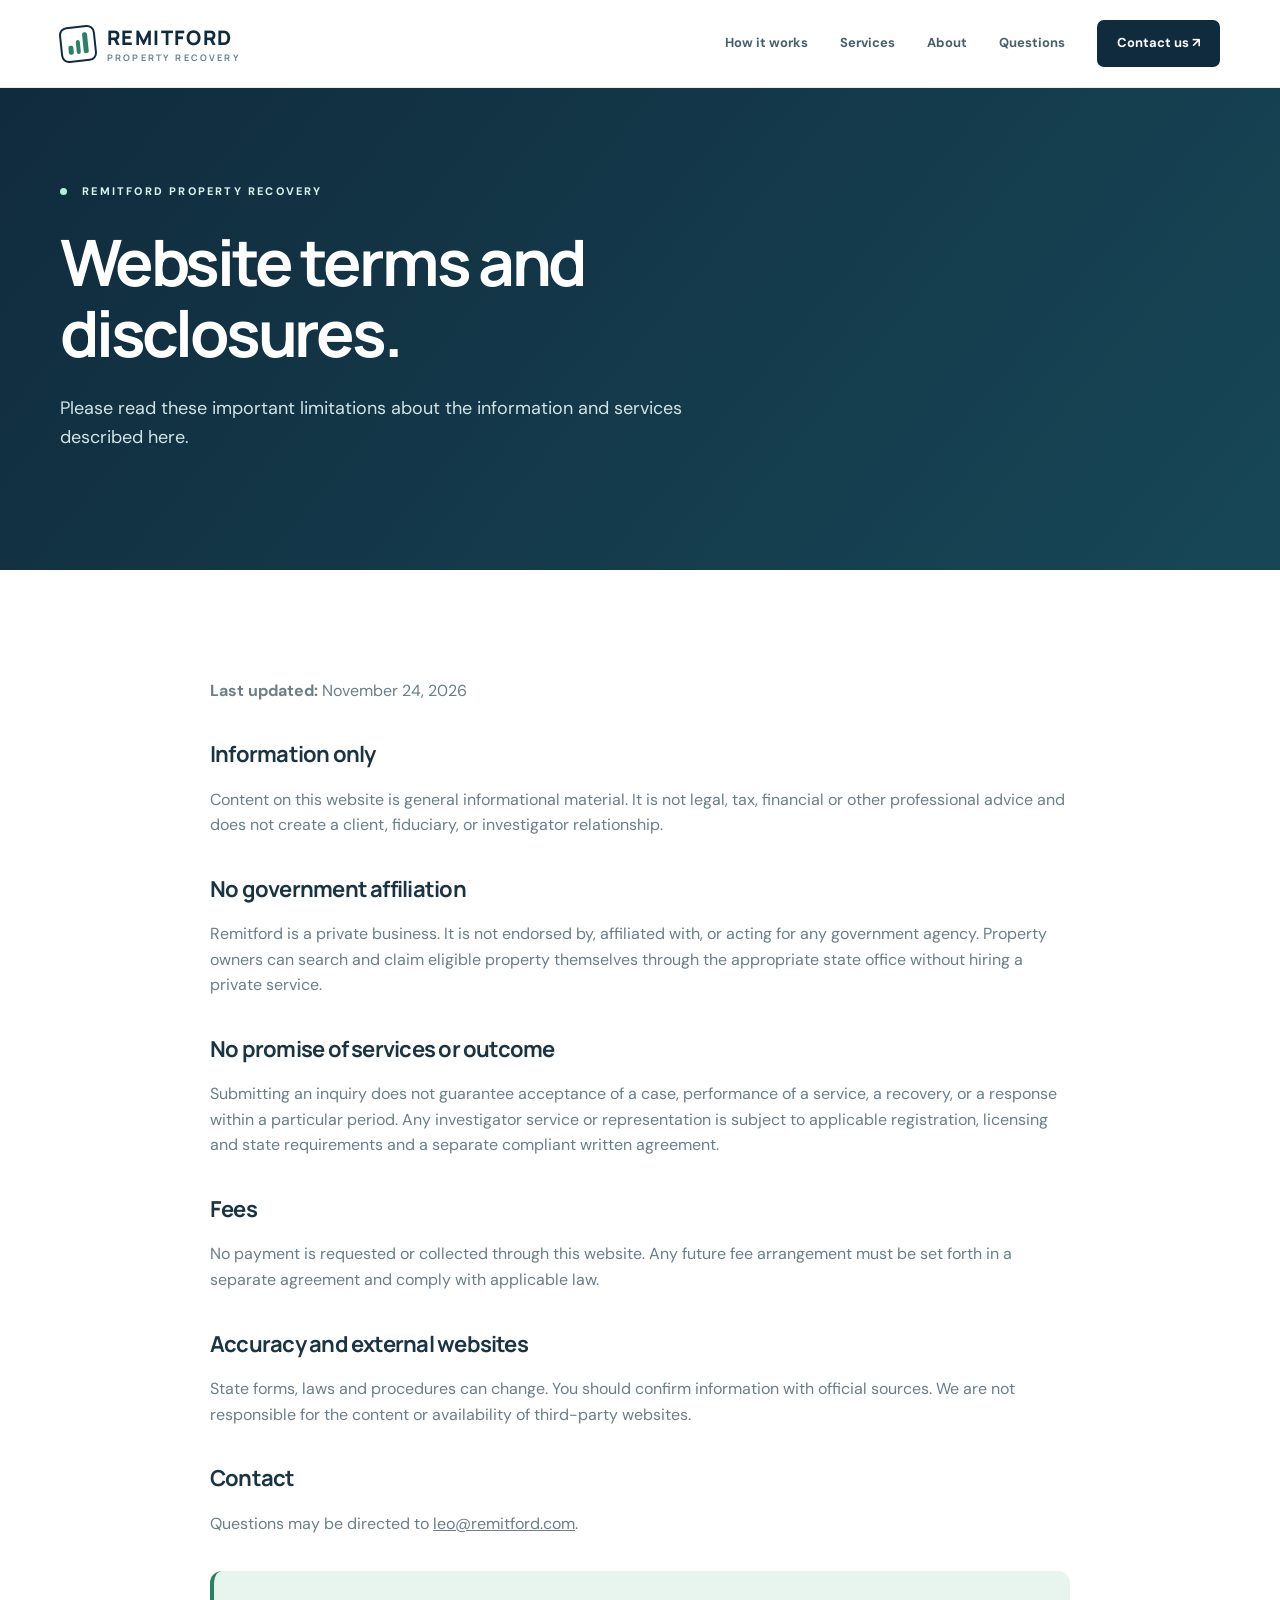
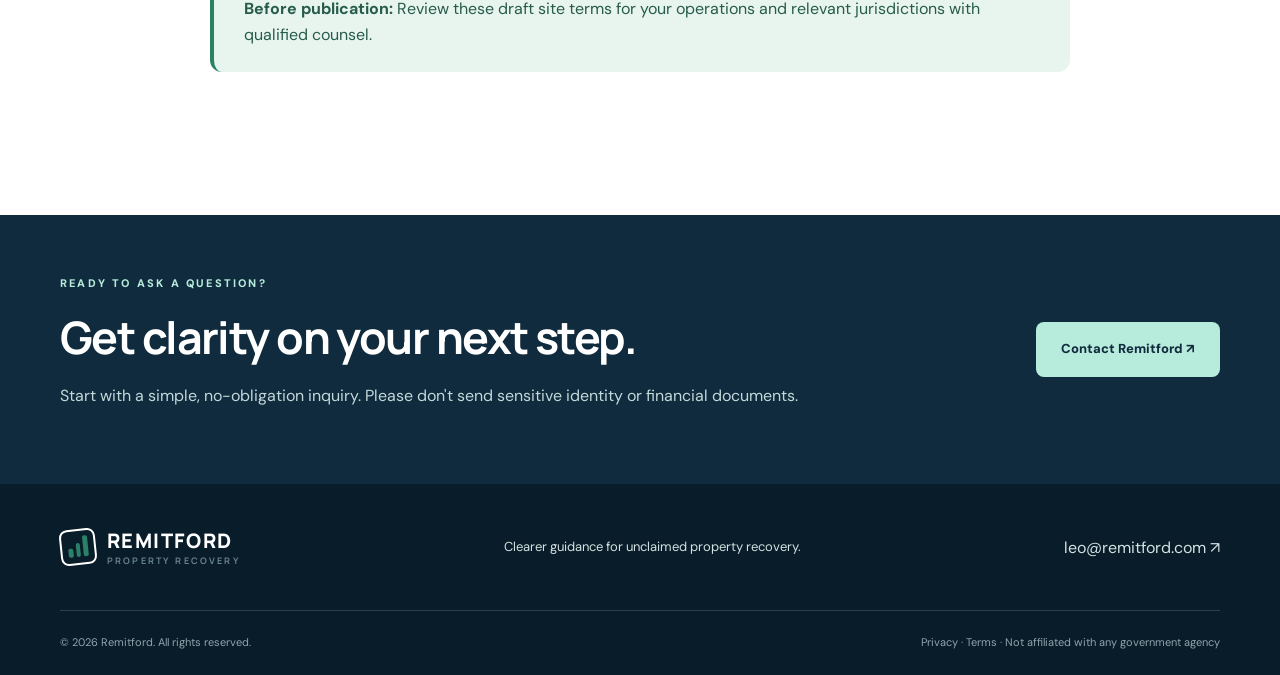
<file: terms.html>
<!doctype html><html lang="en"><head><meta charset="utf-8"><meta name="viewport" content="width=device-width,initial-scale=1"><meta name="theme-color" content="#102c3f"><meta name="description" content="Please read these important limitations about the information and services described here."><title>Website terms | Remitford</title><link rel="stylesheet" href="styles.css"></head><body><a class="skip" href="#main">Skip to content</a>
<header class="site-header"><div class="container header-inner"><a href="index.html" class="brand" aria-label="Remitford home"><span class="brand-mark" aria-hidden="true"><span></span><span></span><span></span></span><span>REMITFORD<small>PROPERTY RECOVERY</small></span></a><button class="mobile-toggle" type="button" aria-label="Toggle menu" aria-controls="navigation" aria-expanded="false"><span></span><span></span><span></span></button><nav id="navigation" aria-label="Primary navigation"><a href="how-it-works.html">How it works</a><a href="services.html">Services</a><a href="about.html">About</a><a href="faq.html">Questions</a><a href="contact.html" class="nav-cta">Contact us ↗</a></nav></div></header><main id="main">
<section class="subhero"><div class="container"><div class="eyebrow"><span class="pulse"></span> REMITFORD PROPERTY RECOVERY</div><h1>Website terms and disclosures.</h1><p>Please read these important limitations about the information and services described here.</p></div></section>
<section class="section legal"><div class="container narrow"><p><strong>Last updated:</strong> November 24, 2026</p><h2>Information only</h2><p>Content on this website is general informational material. It is not legal, tax, financial or other professional advice and does not create a client, fiduciary, or investigator relationship.</p><h2>No government affiliation</h2><p>Remitford is a private business. It is not endorsed by, affiliated with, or acting for any government agency. Property owners can search and claim eligible property themselves through the appropriate state office without hiring a private service.</p><h2>No promise of services or outcome</h2><p>Submitting an inquiry does not guarantee acceptance of a case, performance of a service, a recovery, or a response within a particular period. Any investigator service or representation is subject to applicable registration, licensing and state requirements and a separate compliant written agreement.</p><h2>Fees</h2><p>No payment is requested or collected through this website. Any future fee arrangement must be set forth in a separate agreement and comply with applicable law.</p><h2>Accuracy and external websites</h2><p>State forms, laws and procedures can change. You should confirm information with official sources. We are not responsible for the content or availability of third-party websites.</p><h2>Contact</h2><p>Questions may be directed to <a href="mailto:leo@remitford.com">leo@remitford.com</a>.</p><div class="notice-card"><p><strong>Before publication:</strong> Review these draft site terms for your operations and relevant jurisdictions with qualified counsel.</p></div></div></section>
<section class="bottom-cta"><div class="container"><div><div class="section-kicker light">READY TO ASK A QUESTION?</div><h2>Get clarity on your next step.</h2><p>Start with a simple, no-obligation inquiry. Please don't send sensitive identity or financial documents.</p></div><a class="btn btn-primary" href="contact.html">Contact Remitford ↗</a></div></section></main>
<footer class="footer"><div class="container footer-top"><a href="index.html" class="brand foot-brand"><span class="brand-mark" aria-hidden="true"><span></span><span></span><span></span></span><span>REMITFORD<small>PROPERTY RECOVERY</small></span></a><p>Clearer guidance for unclaimed property recovery.</p><a href="mailto:leo@remitford.com">leo@remitford.com ↗</a></div><div class="container footer-bottom"><span>© <span id="year"></span> Remitford. All rights reserved.</span><span><a href="privacy.html">Privacy</a> · <a href="terms.html">Terms</a> · Not affiliated with any government agency</span></div></footer><script src="script.js"></script></body></html>
</file>
<file: styles.css>
@import url('https://fonts.googleapis.com/css2?family=DM+Sans:wght@400;500;600;700&family=Manrope:wght@400;500;600;700;800&display=swap');
:root{--navy:#102b3d;--ink:#1b3443;--teal:#b7ecdc;--green:#24775f;--paper:#f6f9f8;--line:#dfe8e6;--muted:#6c7e87}*{box-sizing:border-box}html{scroll-behavior:smooth}body{margin:0;color:var(--ink);font-family:'DM Sans',Arial,sans-serif;line-height:1.6}h1,h2,h3{font-family:Manrope,Arial,sans-serif;line-height:1.2;letter-spacing:-.035em;margin-top:0}p{margin-top:0}a{color:inherit}button,input,textarea{font:inherit}.container{width:min(1160px,calc(100% - 48px));margin:auto}.skip{position:absolute;left:-9999px}.skip:focus{left:10px;top:10px;z-index:100;background:#fff;padding:10px}.site-header{position:sticky;top:0;z-index:30;background:#fff;border-bottom:1px solid #e6eeeb;height:88px}.header-inner{height:100%;display:flex;align-items:center;justify-content:space-between}.brand{display:flex;gap:11px;align-items:center;text-decoration:none;color:var(--navy);font:800 20px Manrope,Arial;letter-spacing:.07em}.brand small{display:block;font:700 9px Manrope;letter-spacing:.24em;color:#67838b}.brand-mark{width:36px;height:36px;border:2px solid currentColor;border-radius:8px;display:flex;justify-content:center;align-items:end;padding:6px;gap:3px;transform:rotate(-6deg)}.brand-mark span{width:5px;background:#2b8168;border-radius:2px}.brand-mark span:nth-child(1){height:9px}.brand-mark span:nth-child(2){height:14px}.brand-mark span:nth-child(3){height:21px}nav{display:flex;align-items:center;gap:32px}nav a{font-size:13px;font-weight:700;text-decoration:none;color:#47606b}nav a:hover{color:#24775f}nav .nav-cta{padding:13px 20px;border-radius:7px;background:var(--navy);color:#fff}.mobile-toggle{display:none}.hero{position:relative;overflow:hidden;background:var(--navy);color:white}.hero-glow{position:absolute;width:800px;height:900px;left:46%;top:-300px;background:radial-gradient(circle,#5f9f982c,transparent 67%)}.hero-grid{min-height:640px;display:grid;grid-template-columns:1.15fr 1fr;align-items:center;gap:40px;position:relative}.eyebrow,.section-kicker{font-size:11px;letter-spacing:.2em;font-weight:800;color:var(--green)}.eyebrow{color:#d6f1e9}.pulse{display:inline-block;width:7px;height:7px;border-radius:50%;background:#b4eedc;margin-right:10px}h1{font-size:clamp(43px,5vw,68px);line-height:1.12;letter-spacing:-.05em;margin:25px 0}h1 em{font-style:normal;color:var(--teal)}.hero-desc{max-width:500px;font-size:17px;line-height:1.8;color:#c2d2d7}.hero-actions{display:flex;align-items:center;gap:30px;margin:32px 0}.btn{display:inline-flex;align-items:center;justify-content:center;gap:18px;text-decoration:none;border:0;padding:17px 25px;border-radius:8px;font-size:13px;font-weight:800;cursor:pointer}.btn:hover{filter:brightness(1.06)}.btn-primary{background:var(--teal);color:var(--navy)}.btn-dark{background:var(--navy);color:white}.text-link{font-weight:700;font-size:13px;text-decoration:none}.hero-foot{color:#aec8ca;font-size:12px}.check{color:var(--teal)}.dot{padding:0 8px}.hero-art{height:465px;display:flex;align-items:center;justify-content:center;position:relative}.hero-orbit{position:absolute;border:1px solid #d0ece626;border-radius:50%}.orbit-one{height:465px;width:465px}.orbit-two{height:340px;width:340px}.art-card{position:relative;overflow:hidden;width:300px;height:390px;background:linear-gradient(150deg,#f3faf6,#d5ebe3);border-radius:15px;transform:rotate(-8deg);padding:29px;color:#375965;box-shadow:25px 28px 70px #0004}.art-label{font-size:9px;letter-spacing:.15em;font-weight:800}.art-line{height:7px;width:62%;background:#9bbdb2;border-radius:10px;margin-top:13px}.l-one{margin-top:28px;width:75%}.l-three{width:43%}.art-circle{width:128px;height:128px;background:#173c46;color:#cbf2e2;border-radius:50%;display:flex;align-items:center;justify-content:center;margin:42px auto 38px;box-shadow:0 12px 0 #8bb7aa}.art-circle span{font:800 80px Manrope}.art-bottom{text-align:center;font-size:11px;font-weight:800}.art-bottom span{color:var(--green);padding:0 6px}.floating-note{position:absolute;right:0;bottom:31px;transform:rotate(5deg);background:white;color:var(--navy);padding:14px 19px;border-radius:12px;display:flex;align-items:center;gap:12px;box-shadow:0 14px 35px #0003}.float-icon{background:#def5eb;border-radius:50%;width:32px;height:32px;display:grid;place-items:center;color:var(--green)}.floating-note strong,.floating-note small{display:block}.floating-note strong{font-size:12px}.floating-note small{font-size:10px;color:#798b8b}.trust-bar{background:#e4f1ed}.trust-inner{height:72px;display:flex;align-items:center;justify-content:space-around;font:800 11px Manrope;letter-spacing:.18em;color:#607d78}.trust-divider{height:20px;width:1px;background:#bdd5ce}.section{padding:108px 0}.center{text-align:center;margin-left:auto;margin-right:auto}.section-heading{max-width:660px}.section-kicker{margin-bottom:17px}h2{font-size:clamp(32px,3.5vw,46px);margin-bottom:19px}.section-lead,.section-heading p{color:var(--muted)}.steps{display:grid;grid-template-columns:repeat(3,1fr);gap:22px;margin-top:52px}.step,.feature-card{background:#f8fbfa;border:1px solid #e6eeeb;padding:32px;border-radius:13px}.step{position:relative;min-height:278px}.step-num{position:absolute;right:28px;top:28px;color:#b2c8c1;font-weight:800}.step-icon,.feature-icon,.number{display:grid;place-items:center;width:52px;height:52px;background:#deefe8;color:#286d59;border-radius:12px;font-size:26px;font-weight:800;margin-bottom:28px}.step h3{font-size:19px}.step p,.feature-card p{color:var(--muted);font-size:14px}.service-section,.contact-page{background:var(--paper)}.service-grid{display:grid;grid-template-columns:.8fr 1fr;gap:90px;align-items:center}.service-list{border-top:1px solid var(--line)}.service-list article{display:flex;gap:20px;padding:28px 0;border-bottom:1px solid var(--line)}.service-symbol{font-weight:800;color:var(--green)}.service-list h3{margin-bottom:5px;font-size:17px}.service-list p{margin-bottom:0;color:var(--muted);font-size:14px}.state-notice{background:#e8f5ee;padding:56px 0}.notice-grid{display:grid;grid-template-columns:1fr 1.2fr;gap:60px;align-items:center}.notice-grid h2{font-size:29px}.notice-grid p{font-size:14px;color:#47685b}.notice-grid a{color:#215c47;font-weight:800}.faq-grid{display:grid;grid-template-columns:.75fr 1.25fr;gap:90px}.faq-items{border-top:1px solid var(--line)}details{padding:20px 0;border-bottom:1px solid var(--line)}summary{list-style:none;cursor:pointer;display:flex;justify-content:space-between;align-items:center;gap:20px;font-size:15px;font-weight:800}summary::-webkit-details-marker{display:none}summary span{font-size:24px;color:var(--green)}details[open] summary span{transform:rotate(45deg)}details p{font-size:14px;color:var(--muted);padding-top:10px}.contact-section{background:var(--navy);color:#fff;padding:100px 0}.contact-grid{display:grid;grid-template-columns:.9fr 1fr;gap:90px}.light{color:var(--teal)}.contact-copy h2{font-size:52px}.contact-copy>p{color:#c0d3d8;max-width:370px;margin-bottom:50px}.contact-detail{margin-bottom:25px}.contact-detail>span{font:800 10px Manrope;letter-spacing:.2em;color:var(--teal)}.contact-detail a,.contact-detail p{display:block;font-size:16px;color:inherit;text-decoration:none;margin:3px 0}.contact-form{background:#fff;color:var(--navy);padding:35px;border-radius:14px;box-shadow:0 25px 60px #0002}.contact-form h3{font-size:23px;margin-bottom:3px}.contact-form>p,.form-note{font-size:13px;color:var(--muted)}.contact-form label:not(.consent){display:block;font-weight:800;font-size:12px;margin-bottom:6px}.contact-form input:not([type=checkbox]),.contact-form textarea{width:100%;padding:12px 14px;border-radius:7px;border:1px solid #dbe4e2;background:#fbfdfc;margin-bottom:17px;color:var(--ink)}.contact-form input:focus,.contact-form textarea:focus{outline:2px solid #9bd4c2}.consent{display:flex;gap:9px;font-size:11px;color:#63777c;margin-bottom:16px}.full{width:100%;justify-content:space-between}.form-status{font-size:12px;color:#23654b;margin-top:9px}.footer{background:#091c29;color:#d3e2e1}.footer-top{display:flex;align-items:center;justify-content:space-between;gap:30px;padding:43px 0}.foot-brand{color:#fff}.footer-top p{font-size:13px;margin:0}.footer-bottom{border-top:1px solid #29414b;display:flex;justify-content:space-between;gap:20px;padding:23px 0;color:#8fa6ac;font-size:11px}.footer a{text-decoration:none}.subhero{background:linear-gradient(130deg,#102b3d,#174757);padding:95px 0 100px;color:#fff}.subhero h1{max-width:800px;font-size:clamp(42px,5vw,65px)}.subhero p{max-width:650px;color:#d0e4e6;font-size:18px}.feature-grid{display:grid;grid-template-columns:repeat(2,1fr);gap:22px}.feature-card{min-height:250px}.feature-card h2{font-size:25px}.notice-card{background:#e8f5ef;border-left:4px solid #288365;border-radius:12px;padding:25px 30px;margin:35px 0;color:#275b4b}.notice-card p{margin:0}.timeline article{display:grid;grid-template-columns:70px 1fr;gap:20px;padding:30px 0;border-bottom:1px solid var(--line)}.timeline h2{font-size:25px}.timeline p{color:var(--muted)}.narrow{max-width:860px}.narrow>p{color:var(--muted)}.narrow>h2{font-size:31px;margin-top:22px}.values{display:grid;grid-template-columns:repeat(3,1fr);gap:14px;margin-top:35px}.values>div{padding:20px;background:#f3f9f6;border-radius:11px}.values p{font-size:13px;color:var(--muted)}.legal h2{font-size:22px;margin-top:38px}.bottom-cta{background:var(--navy);padding:60px 0;color:#fff}.bottom-cta .container{display:flex;justify-content:space-between;align-items:center;gap:35px}.bottom-cta p{color:#c3d8d9}.light-detail>span{color:#1c8060}.light-detail a,.light-detail p{color:#173b4b}@media(max-width:900px){.hero-grid{grid-template-columns:1fr}.hero-copy{padding-top:75px}.hero-art{height:400px}.service-grid,.faq-grid,.contact-grid{gap:45px}}@media(max-width:660px){.container{width:calc(100% - 36px)}.site-header{height:72px}.brand{font-size:17px}.mobile-toggle{display:flex;flex-direction:column;gap:5px;border:0;background:transparent;padding:12px}.mobile-toggle span{width:22px;height:2px;background:var(--navy)}nav{display:none;position:absolute;top:72px;left:0;right:0;background:#fff;padding:20px 25px;flex-direction:column;align-items:stretch;gap:17px;box-shadow:0 20px 30px #0002}nav.open{display:flex}.hero-copy{padding:60px 0 0}.hero-copy h1{font-size:42px}.hero-actions{flex-direction:column;align-items:stretch}.hero-art{height:360px}.orbit-one{width:340px;height:340px}.orbit-two{width:250px;height:250px}.art-card{width:235px;height:300px;padding:22px}.art-circle{width:100px;height:100px;margin:22px auto}.art-circle span{font-size:60px}.floating-note{right:0;bottom:15px}.trust-inner{font-size:8px;letter-spacing:.08em}.steps,.service-grid,.faq-grid,.notice-grid,.contact-grid,.feature-grid,.values{grid-template-columns:1fr;gap:25px}.steps{margin-top:35px}.section,.contact-section{padding:65px 0}.step{min-height:0}.contact-copy h2{font-size:40px}.contact-copy>p{margin-bottom:30px}.contact-form{padding:24px}.footer-top,.footer-bottom,.bottom-cta .container{display:block}.footer-top>*{margin-bottom:16px}.subhero{padding:65px 0}.timeline article{grid-template-columns:52px 1fr}.bottom-cta .btn{margin-top:20px}}
</file>
